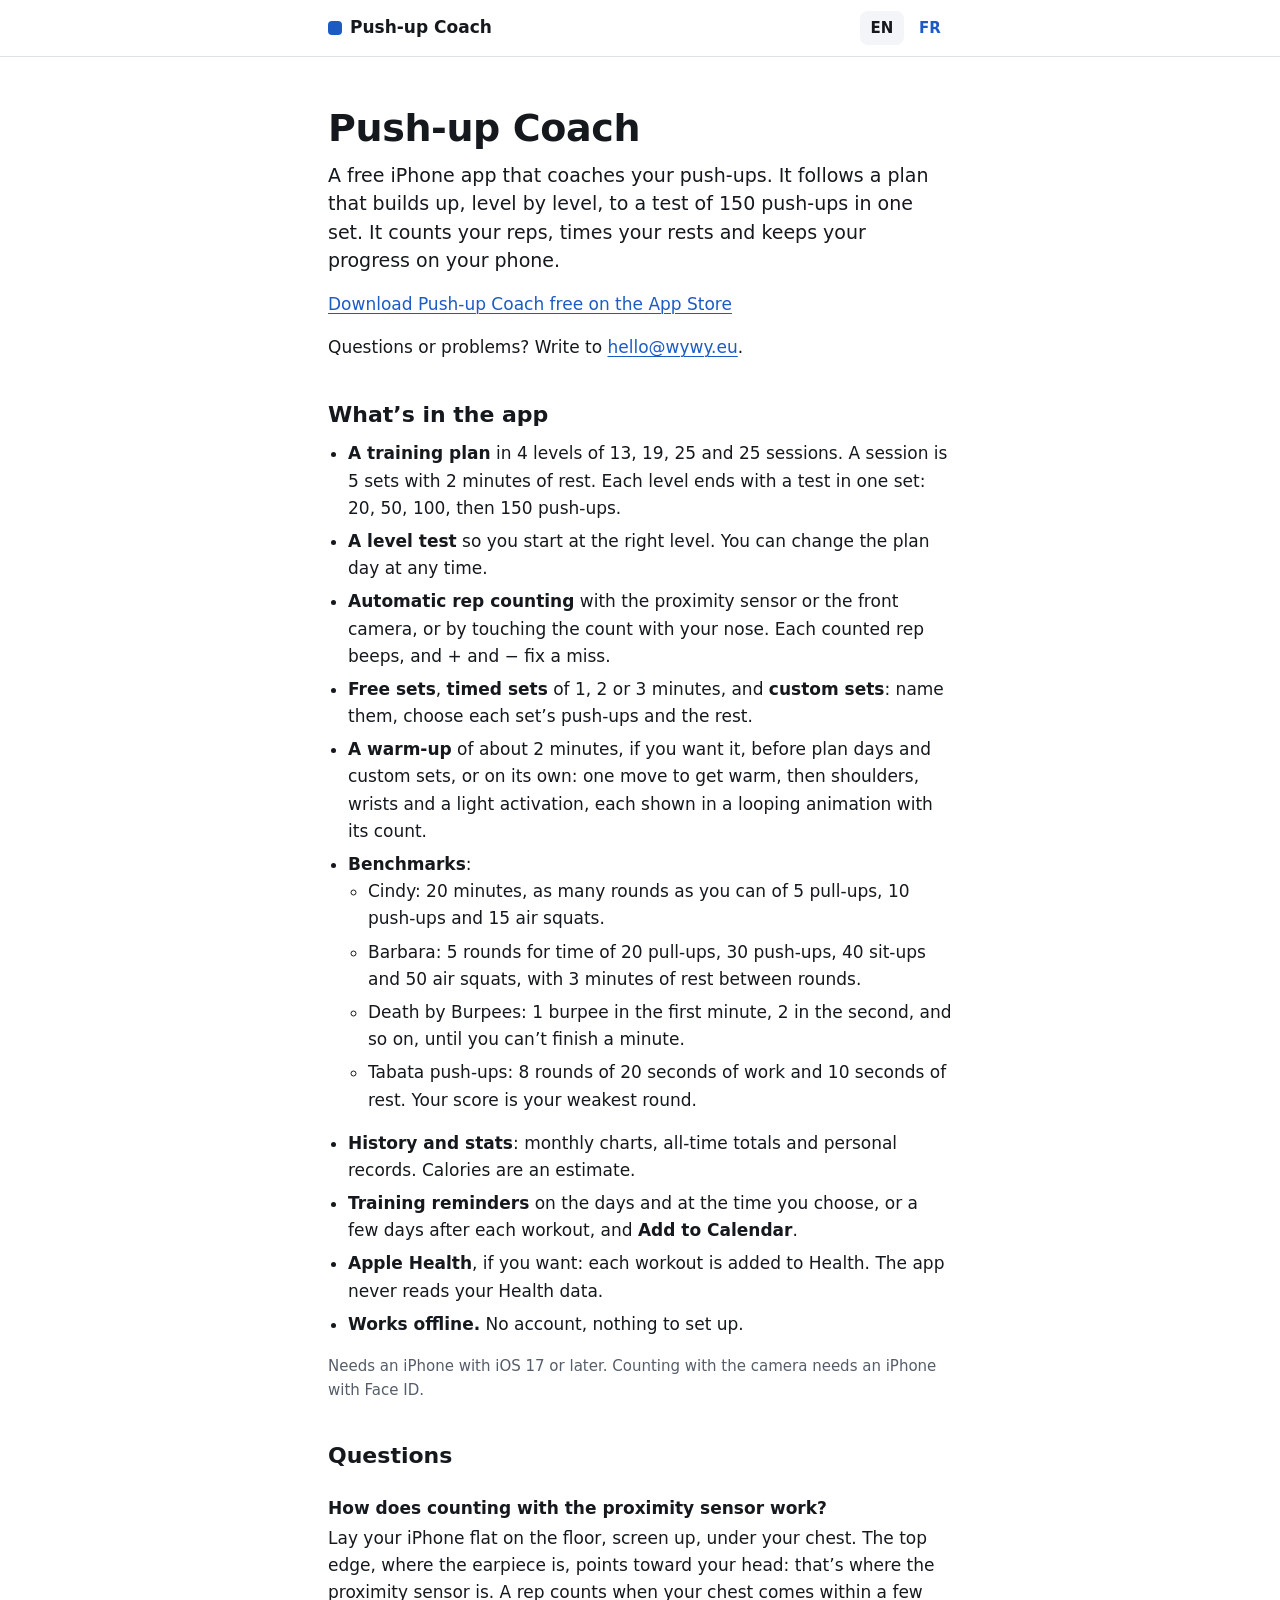
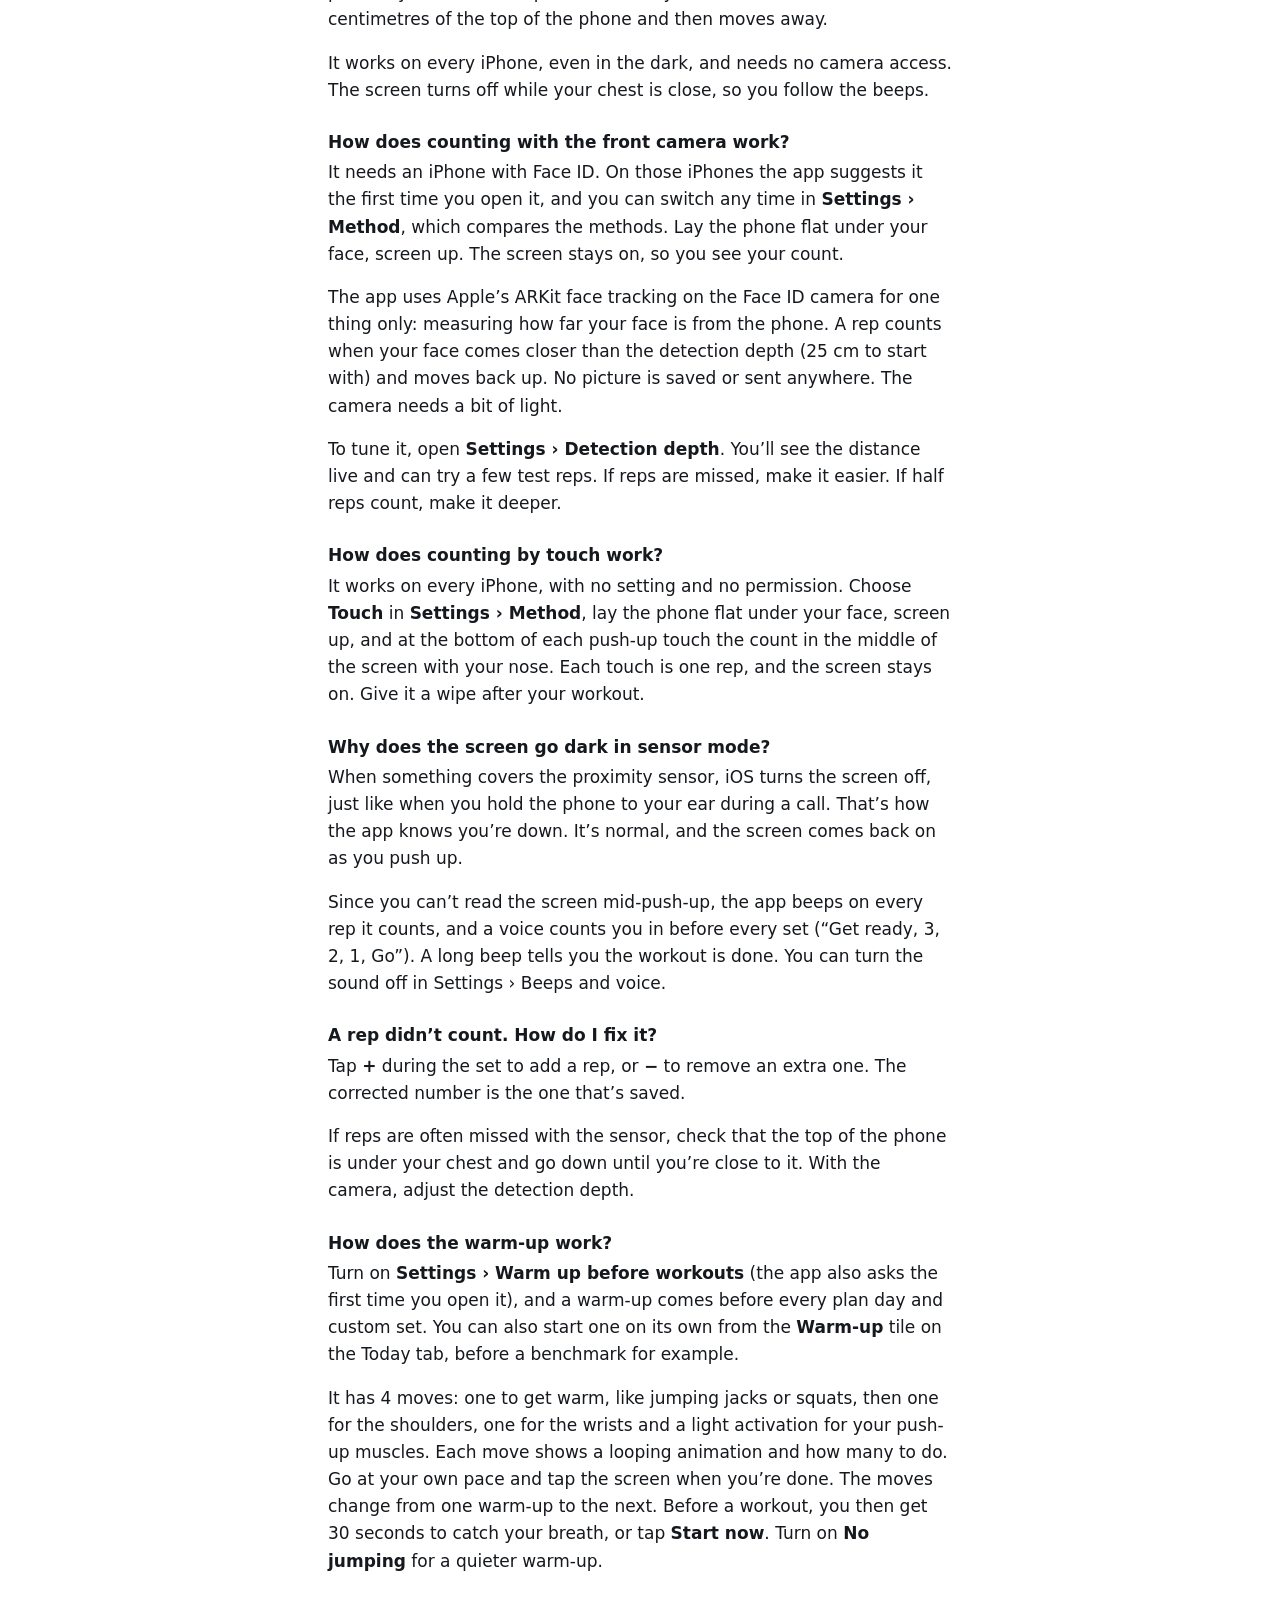
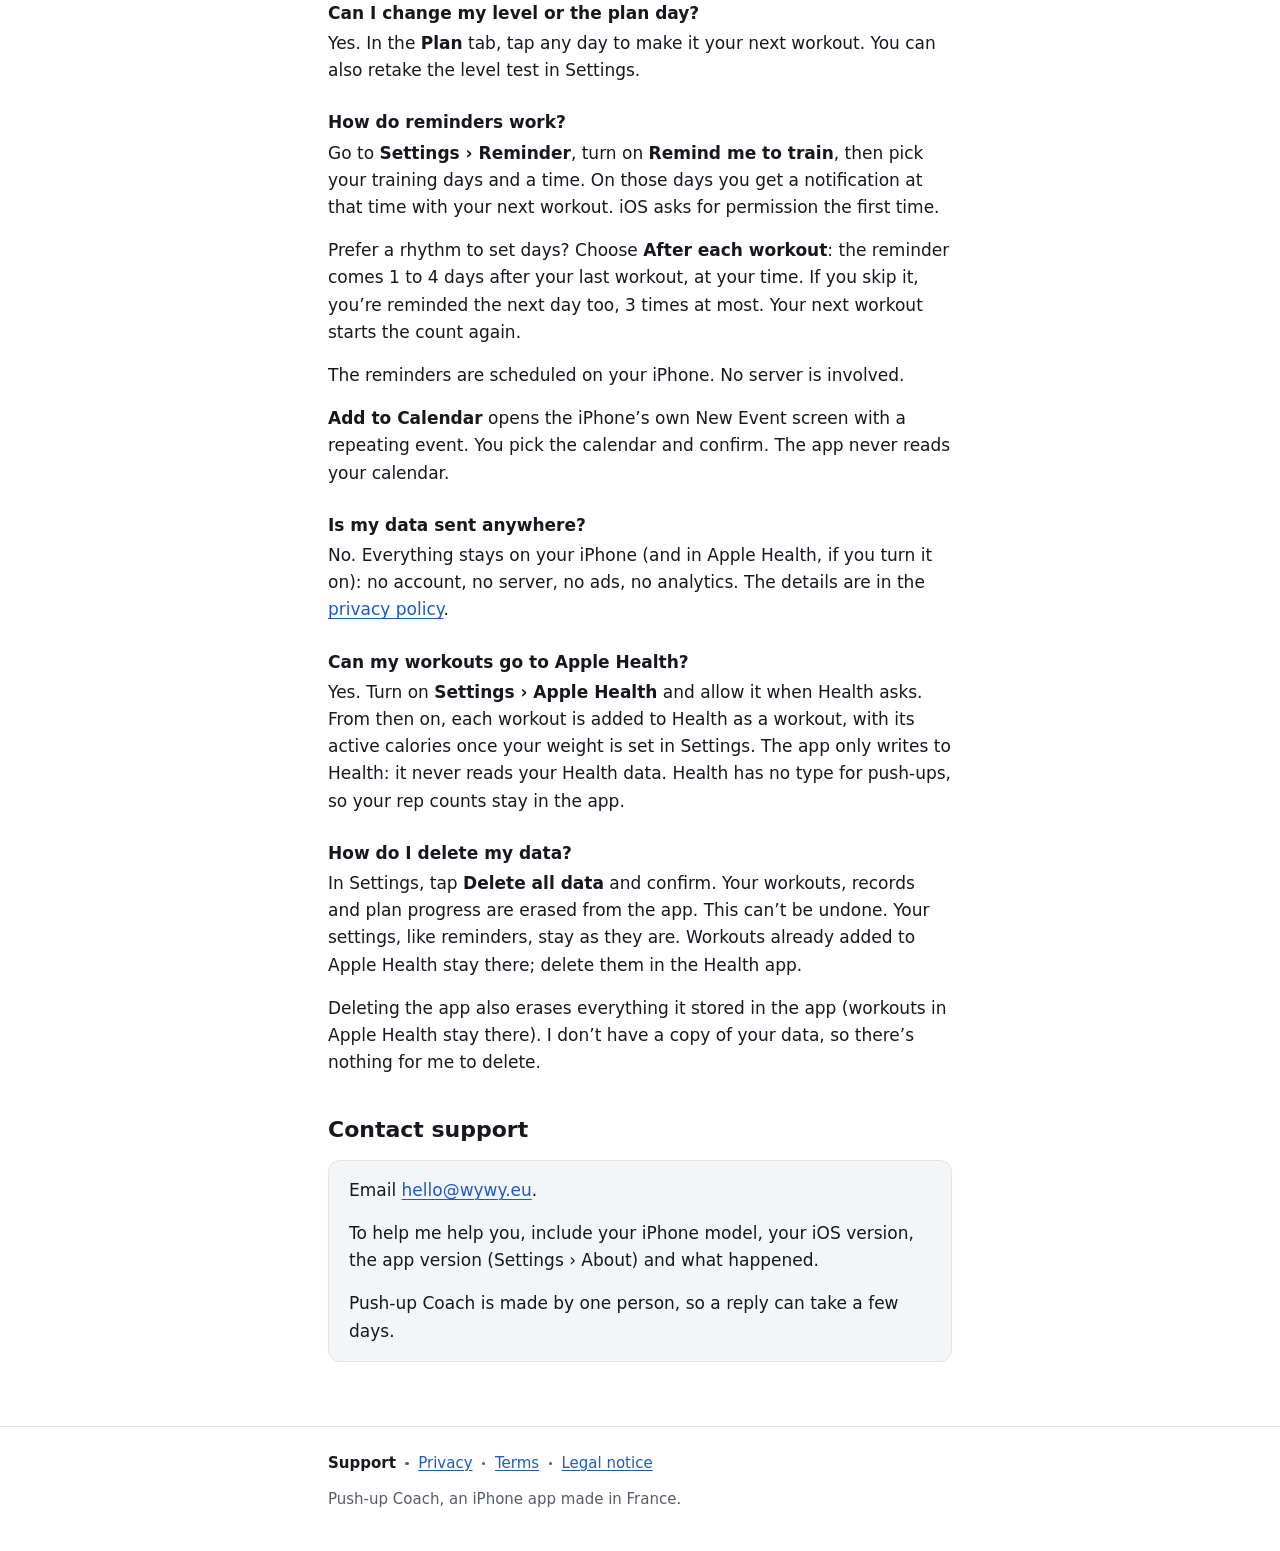
<file: index.html>
<!DOCTYPE html>
<html lang="en">
<head>
  <meta charset="utf-8">
  <meta name="viewport" content="width=device-width, initial-scale=1">
  <meta name="color-scheme" content="light dark">
  <meta name="theme-color" content="#ffffff" media="(prefers-color-scheme: light)">
  <meta name="theme-color" content="#111316" media="(prefers-color-scheme: dark)">
  <meta name="referrer" content="no-referrer">
  <meta name="description" content="Help and support for Push-up Coach, a free iPhone app that coaches your push-ups: how rep counting works, reminders, your data, and how to contact support.">
  <title>Support – Push-up Coach</title>
  <link rel="icon" href="data:image/svg+xml,%3Csvg xmlns='http://www.w3.org/2000/svg' viewBox='0 0 32 32'%3E%3Crect width='32' height='32' rx='8' fill='%235b9cff'/%3E%3Cpath d='M9 19l7-7 7 7' fill='none' stroke='%2308111f' stroke-width='4' stroke-linecap='round' stroke-linejoin='round'/%3E%3C/svg%3E">
  <link rel="stylesheet" href="style.css">
</head>
<body>
  <a class="skip" href="#main">Skip to content</a>

  <header class="site-header">
    <div class="wrap">
      <a class="brand" href="index.html">Push-up Coach</a>
      <nav class="lang" aria-label="Language">
        <a href="index.html" hreflang="en" lang="en" aria-current="true">EN</a>
        <a href="fr/index.html" hreflang="fr" lang="fr" title="Français">FR</a>
      </nav>
    </div>
  </header>

  <main id="main" class="wrap">
    <h1>Push-up Coach</h1>
    <p class="lead">A free iPhone app that coaches your push-ups. It follows a plan that builds up, level by level, to a test of 150 push-ups in one set. It counts your reps, times your rests and keeps your progress on your phone.</p>
    <p><a href="https://apps.apple.com/app/id6820969306">Download Push-up Coach free on the App Store</a></p>
    <p>Questions or problems? Write to <a href="mailto:hello@wywy.eu?subject=Push-up%20Coach">hello@wywy.eu</a>.</p>

    <h2 id="features">What’s in the app</h2>
    <ul>
      <li><strong>A training plan</strong> in 4 levels of 13, 19, 25 and 25 sessions. A session is 5 sets with 2 minutes of rest. Each level ends with a test in one set: 20, 50, 100, then 150 push-ups.</li>
      <li><strong>A level test</strong> so you start at the right level. You can change the plan day at any time.</li>
      <li><strong>Automatic rep counting</strong> with the proximity sensor or the front camera, or by touching the count with your nose. Each counted rep beeps, and + and − fix a miss.</li>
      <li><strong>Free sets</strong>, <strong>timed sets</strong> of 1, 2 or 3 minutes, and <strong>custom sets</strong>: name them, choose each set’s push-ups and the rest.</li>
      <li><strong>A warm-up</strong> of about 2 minutes, if you want it, before plan days and custom sets, or on its own: one move to get warm, then shoulders, wrists and a light activation, each shown in a looping animation with its count.</li>
      <li><strong>Benchmarks</strong>:
        <ul>
          <li>Cindy: 20 minutes, as many rounds as you can of 5 pull-ups, 10 push-ups and 15 air squats.</li>
          <li>Barbara: 5 rounds for time of 20 pull-ups, 30 push-ups, 40 sit-ups and 50 air squats, with 3 minutes of rest between rounds.</li>
          <li>Death by Burpees: 1 burpee in the first minute, 2 in the second, and so on, until you can’t finish a minute.</li>
          <li>Tabata push-ups: 8 rounds of 20 seconds of work and 10 seconds of rest. Your score is your weakest round.</li>
        </ul>
      </li>
      <li><strong>History and stats</strong>: monthly charts, all-time totals and personal records. Calories are an estimate.</li>
      <li><strong>Training reminders</strong> on the days and at the time you choose, or a few days after each workout, and <strong>Add to Calendar</strong>.</li>
      <li><strong>Apple Health</strong>, if you want: each workout is added to Health. The app never reads your Health data.</li>
      <li><strong>Works offline.</strong> No account, nothing to set up.</li>
    </ul>
    <p class="meta">Needs an iPhone with iOS 17 or later. Counting with the camera needs an iPhone with Face ID.</p>

    <h2 id="faq">Questions</h2>

    <h3 id="sensor">How does counting with the proximity sensor work?</h3>
    <p>Lay your iPhone flat on the floor, screen up, under your chest. The top edge, where the earpiece is, points toward your head: that’s where the proximity sensor is. A rep counts when your chest comes within a few centimetres of the top of the phone and then moves away.</p>
    <p>It works on every iPhone, even in the dark, and needs no camera access. The screen turns off while your chest is close, so you follow the beeps.</p>

    <h3 id="camera">How does counting with the front camera work?</h3>
    <p>It needs an iPhone with Face ID. On those iPhones the app suggests it the first time you open it, and you can switch any time in <strong>Settings › Method</strong>, which compares the methods. Lay the phone flat under your face, screen up. The screen stays on, so you see your count.</p>
    <p>The app uses Apple’s ARKit face tracking on the Face ID camera for one thing only: measuring how far your face is from the phone. A rep counts when your face comes closer than the detection depth (25 cm to start with) and moves back up. No picture is saved or sent anywhere. The camera needs a bit of light.</p>
    <p>To tune it, open <strong>Settings › Detection depth</strong>. You’ll see the distance live and can try a few test reps. If reps are missed, make it easier. If half reps count, make it deeper.</p>

    <h3 id="touch">How does counting by touch work?</h3>
    <p>It works on every iPhone, with no setting and no permission. Choose <strong>Touch</strong> in <strong>Settings › Method</strong>, lay the phone flat under your face, screen up, and at the bottom of each push-up touch the count in the middle of the screen with your nose. Each touch is one rep, and the screen stays on. Give it a wipe after your workout.</p>

    <h3 id="dark-screen">Why does the screen go dark in sensor mode?</h3>
    <p>When something covers the proximity sensor, iOS turns the screen off, just like when you hold the phone to your ear during a call. That’s how the app knows you’re down. It’s normal, and the screen comes back on as you push up.</p>
    <p>Since you can’t read the screen mid-push-up, the app beeps on every rep it counts, and a voice counts you in before every set (“Get ready, 3, 2, 1, Go”). A long beep tells you the workout is done. You can turn the sound off in Settings › Beeps and voice.</p>

    <h3 id="fix-rep">A rep didn’t count. How do I fix it?</h3>
    <p>Tap <strong>+</strong> during the set to add a rep, or <strong>−</strong> to remove an extra one. The corrected number is the one that’s saved.</p>
    <p>If reps are often missed with the sensor, check that the top of the phone is under your chest and go down until you’re close to it. With the camera, adjust the detection depth.</p>

    <h3 id="warm-up">How does the warm-up work?</h3>
    <p>Turn on <strong>Settings › Warm up before workouts</strong> (the app also asks the first time you open it), and a warm-up comes before every plan day and custom set. You can also start one on its own from the <strong>Warm-up</strong> tile on the Today tab, before a benchmark for example.</p>
    <p>It has 4 moves: one to get warm, like jumping jacks or squats, then one for the shoulders, one for the wrists and a light activation for your push-up muscles. Each move shows a looping animation and how many to do. Go at your own pace and tap the screen when you’re done. The moves change from one warm-up to the next. Before a workout, you then get 30 seconds to catch your breath, or tap <strong>Start now</strong>. Turn on <strong>No jumping</strong> for a quieter warm-up.</p>

    <h3 id="plan">Can I change my level or the plan day?</h3>
    <p>Yes. In the <strong>Plan</strong> tab, tap any day to make it your next workout. You can also retake the level test in Settings.</p>

    <h3 id="reminders">How do reminders work?</h3>
    <p>Go to <strong>Settings › Reminder</strong>, turn on <strong>Remind me to train</strong>, then pick your training days and a time. On those days you get a notification at that time with your next workout. iOS asks for permission the first time.</p>
    <p>Prefer a rhythm to set days? Choose <strong>After each workout</strong>: the reminder comes 1 to 4 days after your last workout, at your time. If you skip it, you’re reminded the next day too, 3 times at most. Your next workout starts the count again.</p>
    <p>The reminders are scheduled on your iPhone. No server is involved.</p>
    <p><strong>Add to Calendar</strong> opens the iPhone’s own New Event screen with a repeating event. You pick the calendar and confirm. The app never reads your calendar.</p>

    <h3 id="data">Is my data sent anywhere?</h3>
    <p>No. Everything stays on your iPhone (and in Apple Health, if you turn it on): no account, no server, no ads, no analytics. The details are in the <a href="privacy.html">privacy policy</a>.</p>

    <h3 id="apple-health">Can my workouts go to Apple Health?</h3>
    <p>Yes. Turn on <strong>Settings › Apple Health</strong> and allow it when Health asks. From then on, each workout is added to Health as a workout, with its active calories once your weight is set in Settings. The app only writes to Health: it never reads your Health data. Health has no type for push-ups, so your rep counts stay in the app.</p>

    <h3 id="delete-data">How do I delete my data?</h3>
    <p>In Settings, tap <strong>Delete all data</strong> and confirm. Your workouts, records and plan progress are erased from the app. This can’t be undone. Your settings, like reminders, stay as they are. Workouts already added to Apple Health stay there; delete them in the Health app.</p>
    <p>Deleting the app also erases everything it stored in the app (workouts in Apple Health stay there). I don’t have a copy of your data, so there’s nothing for me to delete.</p>

    <h2 id="contact">Contact support</h2>
    <div class="card">
      <p>Email <a href="mailto:hello@wywy.eu?subject=Push-up%20Coach">hello@wywy.eu</a>.</p>
      <p>To help me help you, include your iPhone model, your iOS version, the app version (Settings › About) and what happened.</p>
      <p>Push-up Coach is made by one person, so a reply can take a few days.</p>
    </div>
  </main>

  <footer class="site-footer">
    <div class="wrap">
      <nav aria-label="Site">
        <ul>
          <li><a href="index.html" aria-current="page">Support</a></li>
          <li><a href="privacy.html">Privacy</a></li>
          <li><a href="terms.html">Terms</a></li>
          <li><a href="legal.html">Legal notice</a></li>
        </ul>
      </nav>
      <p>Push-up Coach, an iPhone app made in France.</p>
    </div>
  </footer>
</body>
</html>
</file>
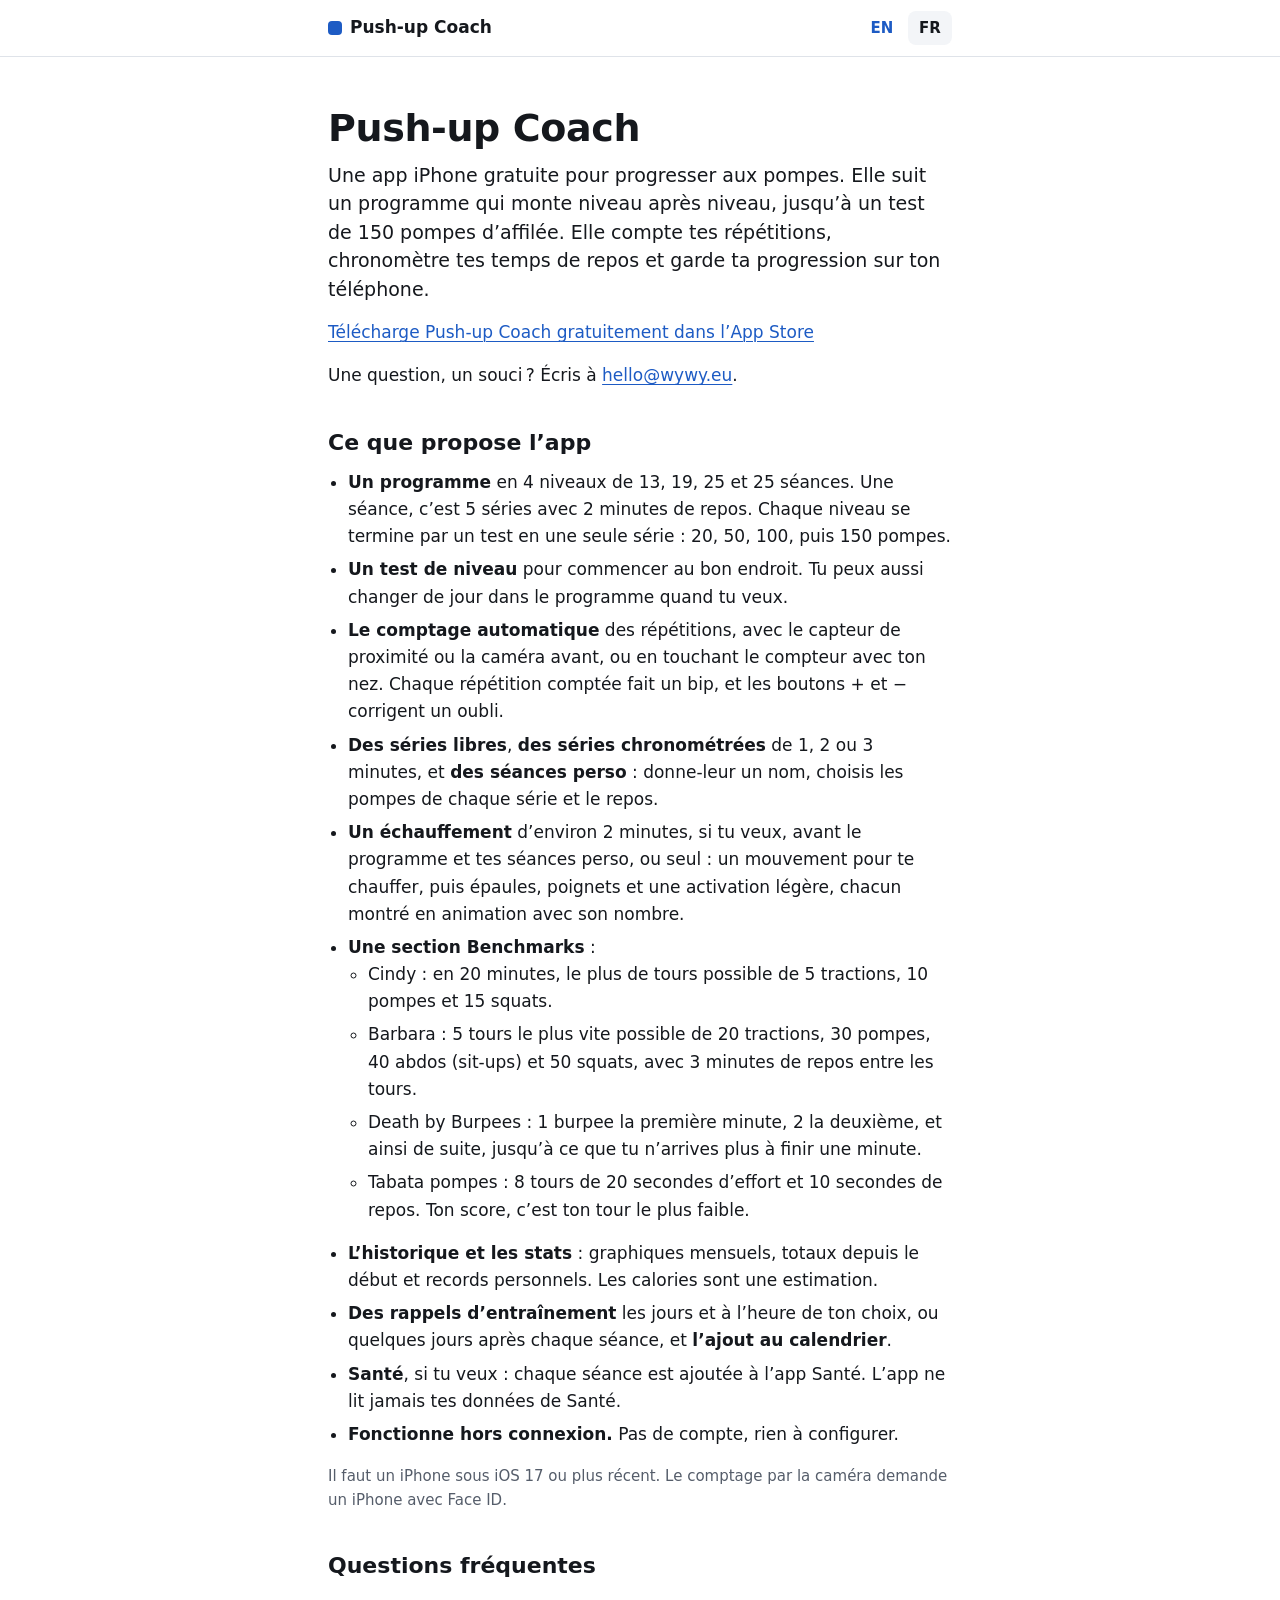
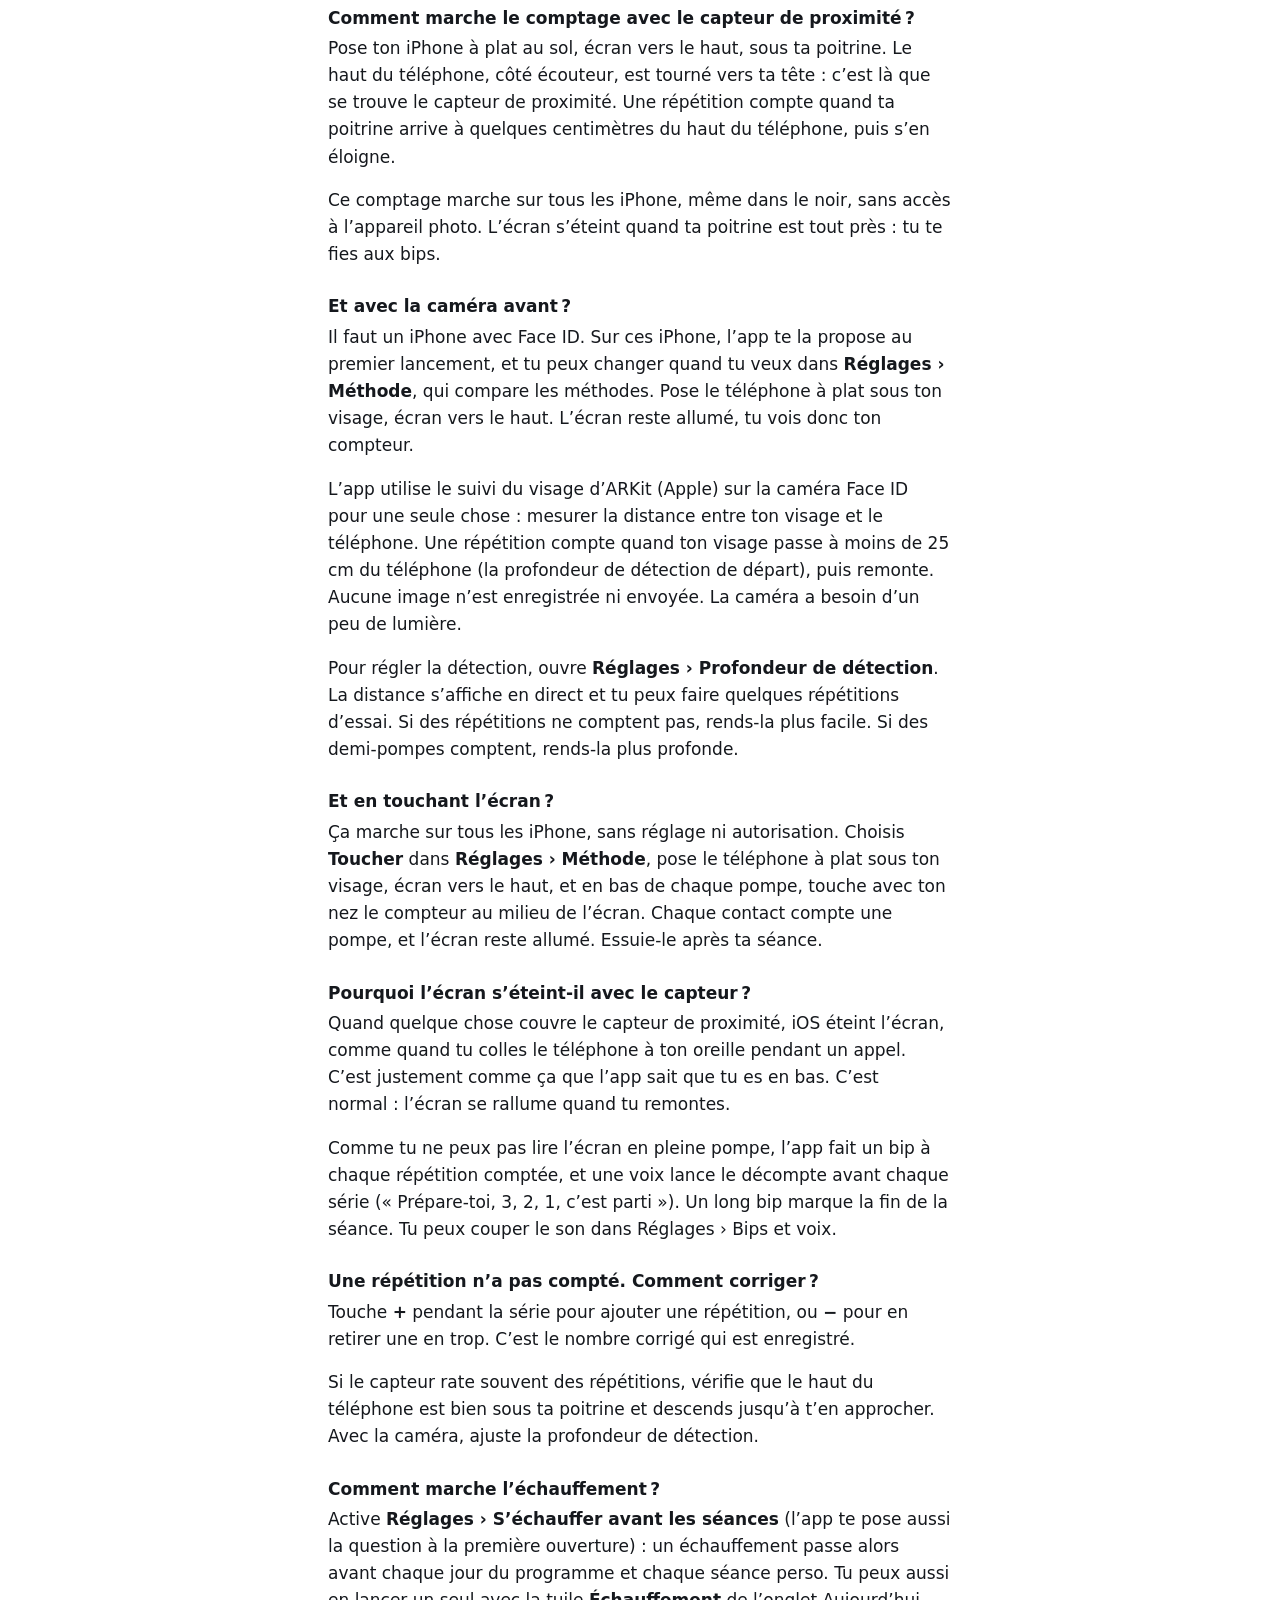
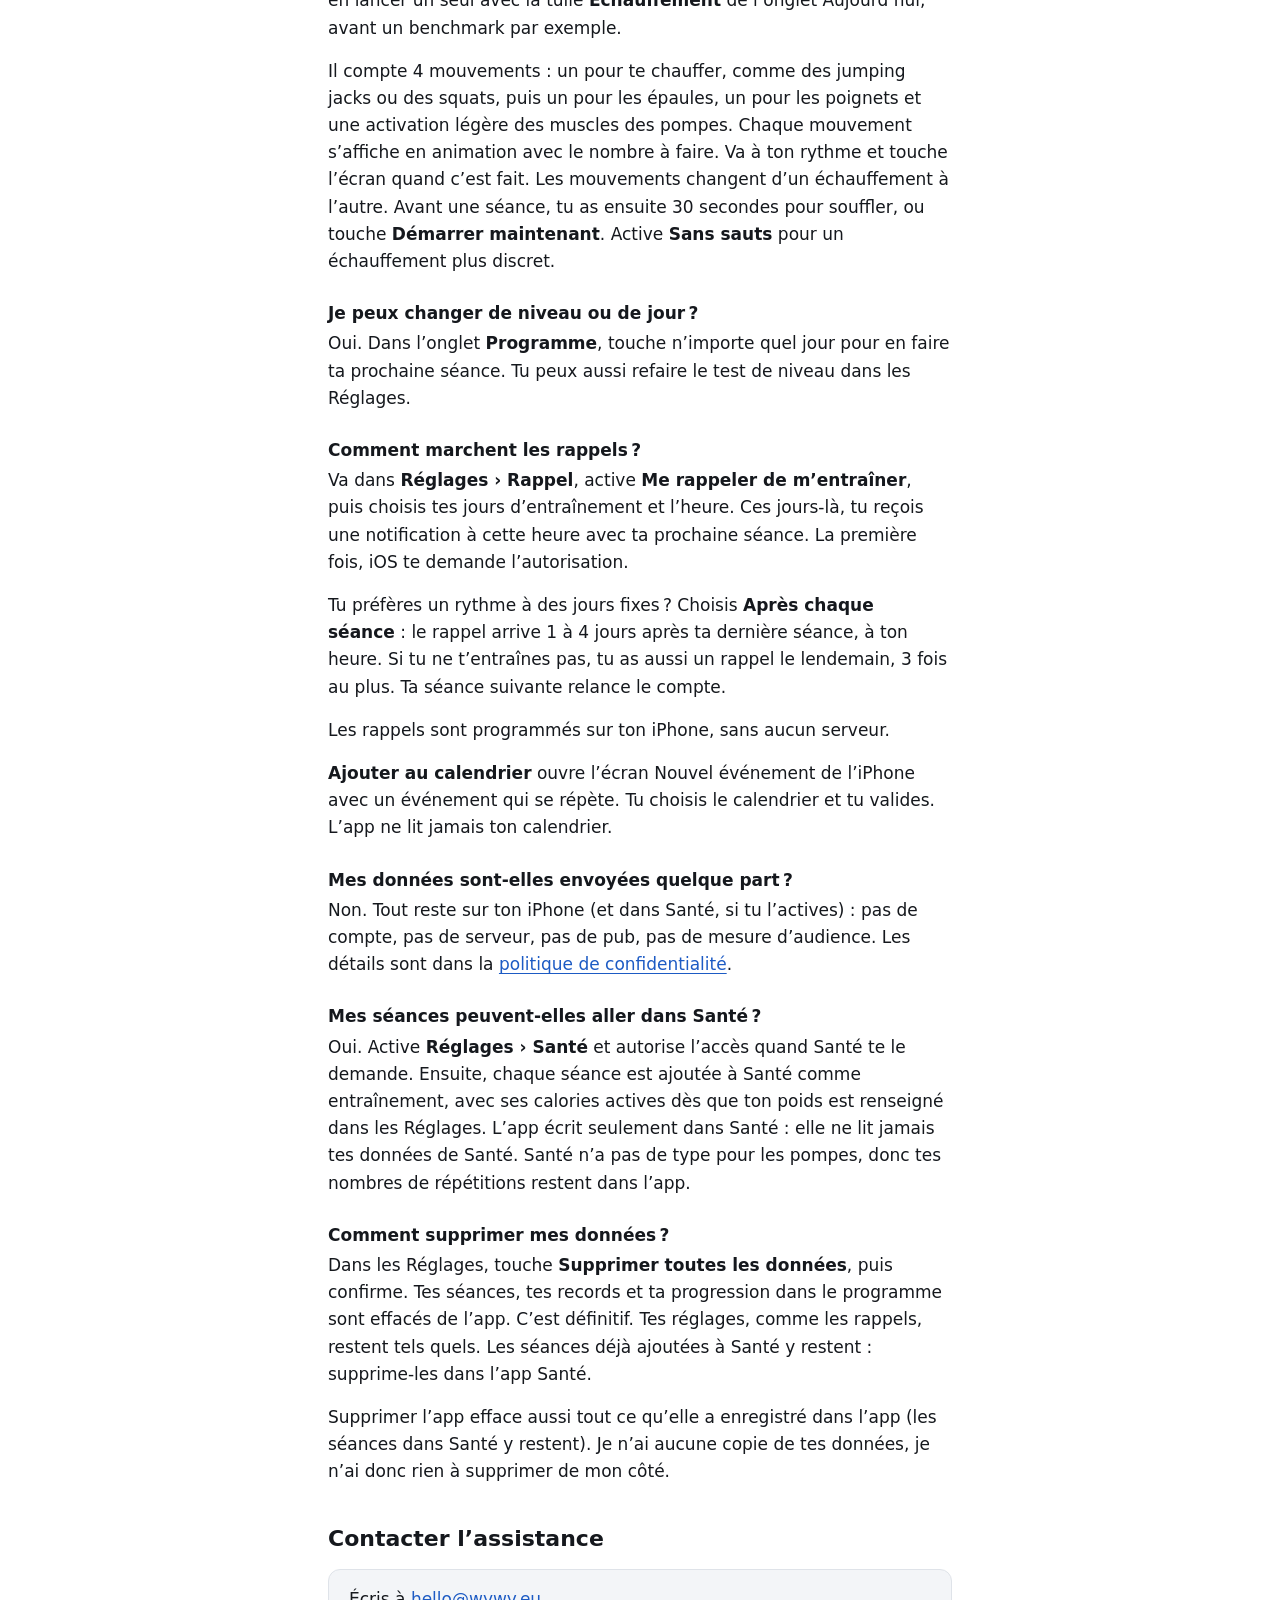
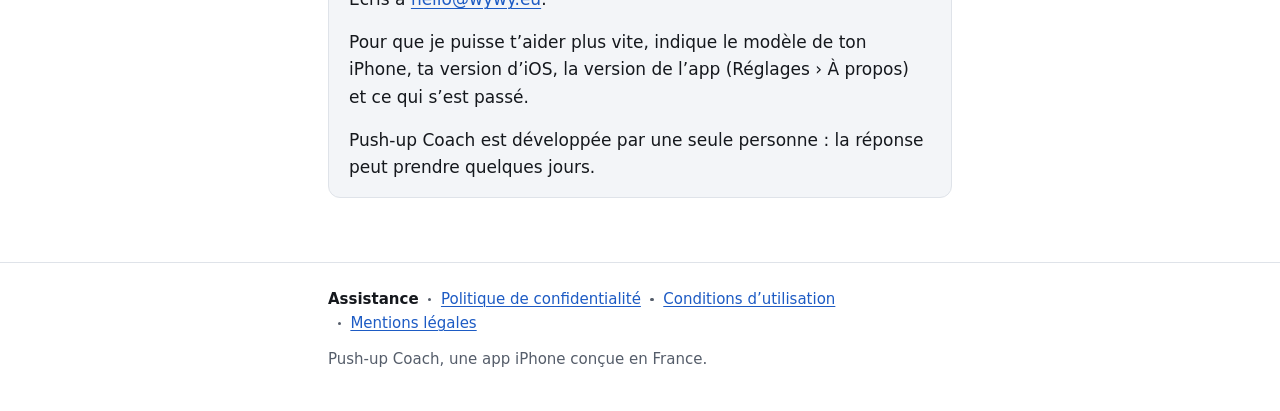
<file: fr/index.html>
<!DOCTYPE html>
<html lang="fr">
<head>
  <meta charset="utf-8">
  <meta name="viewport" content="width=device-width, initial-scale=1">
  <meta name="color-scheme" content="light dark">
  <meta name="theme-color" content="#ffffff" media="(prefers-color-scheme: light)">
  <meta name="theme-color" content="#111316" media="(prefers-color-scheme: dark)">
  <meta name="referrer" content="no-referrer">
  <meta name="description" content="Assistance de Push-up Coach, une app iPhone gratuite pour progresser aux pompes : comptage des répétitions, rappels, tes données et contact.">
  <title>Assistance – Push-up Coach</title>
  <link rel="icon" href="data:image/svg+xml,%3Csvg xmlns='http://www.w3.org/2000/svg' viewBox='0 0 32 32'%3E%3Crect width='32' height='32' rx='8' fill='%235b9cff'/%3E%3Cpath d='M9 19l7-7 7 7' fill='none' stroke='%2308111f' stroke-width='4' stroke-linecap='round' stroke-linejoin='round'/%3E%3C/svg%3E">
  <link rel="stylesheet" href="../style.css">
</head>
<body>
  <a class="skip" href="#main">Aller au contenu</a>

  <header class="site-header">
    <div class="wrap">
      <a class="brand" href="index.html">Push-up Coach</a>
      <nav class="lang" aria-label="Langue">
        <a href="../index.html" hreflang="en" lang="en" title="English">EN</a>
        <a href="index.html" hreflang="fr" lang="fr" aria-current="true">FR</a>
      </nav>
    </div>
  </header>

  <main id="main" class="wrap">
    <h1>Push-up Coach</h1>
    <p class="lead">Une app iPhone gratuite pour progresser aux pompes. Elle suit un programme qui monte niveau après niveau, jusqu’à un test de 150 pompes d’affilée. Elle compte tes répétitions, chronomètre tes temps de repos et garde ta progression sur ton téléphone.</p>
    <p><a href="https://apps.apple.com/app/id6820969306">Télécharge Push-up Coach gratuitement dans l’App Store</a></p>
    <p>Une question, un souci ? Écris à <a href="mailto:hello@wywy.eu?subject=Push-up%20Coach">hello@wywy.eu</a>.</p>

    <h2 id="fonctions">Ce que propose l’app</h2>
    <ul>
      <li><strong>Un programme</strong> en 4 niveaux de 13, 19, 25 et 25 séances. Une séance, c’est 5 séries avec 2 minutes de repos. Chaque niveau se termine par un test en une seule série : 20, 50, 100, puis 150 pompes.</li>
      <li><strong>Un test de niveau</strong> pour commencer au bon endroit. Tu peux aussi changer de jour dans le programme quand tu veux.</li>
      <li><strong>Le comptage automatique</strong> des répétitions, avec le capteur de proximité ou la caméra avant, ou en touchant le compteur avec ton nez. Chaque répétition comptée fait un bip, et les boutons + et − corrigent un oubli.</li>
      <li><strong>Des séries libres</strong>, <strong>des séries chronométrées</strong> de 1, 2 ou 3 minutes, et <strong>des séances perso</strong> : donne-leur un nom, choisis les pompes de chaque série et le repos.</li>
      <li><strong>Un échauffement</strong> d’environ 2 minutes, si tu veux, avant le programme et tes séances perso, ou seul : un mouvement pour te chauffer, puis épaules, poignets et une activation légère, chacun montré en animation avec son nombre.</li>
      <li><strong>Une section Benchmarks</strong> :
        <ul>
          <li>Cindy : en 20 minutes, le plus de tours possible de 5 tractions, 10 pompes et 15 squats.</li>
          <li>Barbara : 5 tours le plus vite possible de 20 tractions, 30 pompes, 40 abdos (sit-ups) et 50 squats, avec 3 minutes de repos entre les tours.</li>
          <li>Death by Burpees : 1 burpee la première minute, 2 la deuxième, et ainsi de suite, jusqu’à ce que tu n’arrives plus à finir une minute.</li>
          <li>Tabata pompes : 8 tours de 20 secondes d’effort et 10 secondes de repos. Ton score, c’est ton tour le plus faible.</li>
        </ul>
      </li>
      <li><strong>L’historique et les stats</strong> : graphiques mensuels, totaux depuis le début et records personnels. Les calories sont une estimation.</li>
      <li><strong>Des rappels d’entraînement</strong> les jours et à l’heure de ton choix, ou quelques jours après chaque séance, et <strong>l’ajout au calendrier</strong>.</li>
      <li><strong>Santé</strong>, si tu veux : chaque séance est ajoutée à l’app Santé. L’app ne lit jamais tes données de Santé.</li>
      <li><strong>Fonctionne hors connexion.</strong> Pas de compte, rien à configurer.</li>
    </ul>
    <p class="meta">Il faut un iPhone sous iOS 17 ou plus récent. Le comptage par la caméra demande un iPhone avec Face ID.</p>

    <h2 id="questions">Questions fréquentes</h2>

    <h3 id="capteur">Comment marche le comptage avec le capteur de proximité ?</h3>
    <p>Pose ton iPhone à plat au sol, écran vers le haut, sous ta poitrine. Le haut du téléphone, côté écouteur, est tourné vers ta tête : c’est là que se trouve le capteur de proximité. Une répétition compte quand ta poitrine arrive à quelques centimètres du haut du téléphone, puis s’en éloigne.</p>
    <p>Ce comptage marche sur tous les iPhone, même dans le noir, sans accès à l’appareil photo. L’écran s’éteint quand ta poitrine est tout près : tu te fies aux bips.</p>

    <h3 id="camera">Et avec la caméra avant ?</h3>
    <p>Il faut un iPhone avec Face ID. Sur ces iPhone, l’app te la propose au premier lancement, et tu peux changer quand tu veux dans <strong>Réglages › Méthode</strong>, qui compare les méthodes. Pose le téléphone à plat sous ton visage, écran vers le haut. L’écran reste allumé, tu vois donc ton compteur.</p>
    <p>L’app utilise le suivi du visage d’ARKit (Apple) sur la caméra Face ID pour une seule chose : mesurer la distance entre ton visage et le téléphone. Une répétition compte quand ton visage passe à moins de 25 cm du téléphone (la profondeur de détection de départ), puis remonte. Aucune image n’est enregistrée ni envoyée. La caméra a besoin d’un peu de lumière.</p>
    <p>Pour régler la détection, ouvre <strong>Réglages › Profondeur de détection</strong>. La distance s’affiche en direct et tu peux faire quelques répétitions d’essai. Si des répétitions ne comptent pas, rends-la plus facile. Si des demi-pompes comptent, rends-la plus profonde.</p>

    <h3 id="toucher">Et en touchant l’écran ?</h3>
    <p>Ça marche sur tous les iPhone, sans réglage ni autorisation. Choisis <strong>Toucher</strong> dans <strong>Réglages › Méthode</strong>, pose le téléphone à plat sous ton visage, écran vers le haut, et en bas de chaque pompe, touche avec ton nez le compteur au milieu de l’écran. Chaque contact compte une pompe, et l’écran reste allumé. Essuie-le après ta séance.</p>

    <h3 id="ecran-noir">Pourquoi l’écran s’éteint-il avec le capteur ?</h3>
    <p>Quand quelque chose couvre le capteur de proximité, iOS éteint l’écran, comme quand tu colles le téléphone à ton oreille pendant un appel. C’est justement comme ça que l’app sait que tu es en bas. C’est normal : l’écran se rallume quand tu remontes.</p>
    <p>Comme tu ne peux pas lire l’écran en pleine pompe, l’app fait un bip à chaque répétition comptée, et une voix lance le décompte avant chaque série (« Prépare-toi, 3, 2, 1, c’est parti »). Un long bip marque la fin de la séance. Tu peux couper le son dans Réglages › Bips et voix.</p>

    <h3 id="corriger">Une répétition n’a pas compté. Comment corriger ?</h3>
    <p>Touche <strong>+</strong> pendant la série pour ajouter une répétition, ou <strong>−</strong> pour en retirer une en trop. C’est le nombre corrigé qui est enregistré.</p>
    <p>Si le capteur rate souvent des répétitions, vérifie que le haut du téléphone est bien sous ta poitrine et descends jusqu’à t’en approcher. Avec la caméra, ajuste la profondeur de détection.</p>

    <h3 id="echauffement">Comment marche l’échauffement ?</h3>
    <p>Active <strong>Réglages › S’échauffer avant les séances</strong> (l’app te pose aussi la question à la première ouverture) : un échauffement passe alors avant chaque jour du programme et chaque séance perso. Tu peux aussi en lancer un seul avec la tuile <strong>Échauffement</strong> de l’onglet Aujourd’hui, avant un benchmark par exemple.</p>
    <p>Il compte 4 mouvements : un pour te chauffer, comme des jumping jacks ou des squats, puis un pour les épaules, un pour les poignets et une activation légère des muscles des pompes. Chaque mouvement s’affiche en animation avec le nombre à faire. Va à ton rythme et touche l’écran quand c’est fait. Les mouvements changent d’un échauffement à l’autre. Avant une séance, tu as ensuite 30 secondes pour souffler, ou touche <strong>Démarrer maintenant</strong>. Active <strong>Sans sauts</strong> pour un échauffement plus discret.</p>

    <h3 id="programme">Je peux changer de niveau ou de jour ?</h3>
    <p>Oui. Dans l’onglet <strong>Programme</strong>, touche n’importe quel jour pour en faire ta prochaine séance. Tu peux aussi refaire le test de niveau dans les Réglages.</p>

    <h3 id="rappels">Comment marchent les rappels ?</h3>
    <p>Va dans <strong>Réglages › Rappel</strong>, active <strong>Me rappeler de m’entraîner</strong>, puis choisis tes jours d’entraînement et l’heure. Ces jours-là, tu reçois une notification à cette heure avec ta prochaine séance. La première fois, iOS te demande l’autorisation.</p>
    <p>Tu préfères un rythme à des jours fixes ? Choisis <strong>Après chaque séance</strong> : le rappel arrive 1 à 4 jours après ta dernière séance, à ton heure. Si tu ne t’entraînes pas, tu as aussi un rappel le lendemain, 3 fois au plus. Ta séance suivante relance le compte.</p>
    <p>Les rappels sont programmés sur ton iPhone, sans aucun serveur.</p>
    <p><strong>Ajouter au calendrier</strong> ouvre l’écran Nouvel événement de l’iPhone avec un événement qui se répète. Tu choisis le calendrier et tu valides. L’app ne lit jamais ton calendrier.</p>

    <h3 id="donnees">Mes données sont-elles envoyées quelque part ?</h3>
    <p>Non. Tout reste sur ton iPhone (et dans Santé, si tu l’actives) : pas de compte, pas de serveur, pas de pub, pas de mesure d’audience. Les détails sont dans la <a href="privacy.html">politique de confidentialité</a>.</p>

    <h3 id="sante">Mes séances peuvent-elles aller dans Santé ?</h3>
    <p>Oui. Active <strong>Réglages › Santé</strong> et autorise l’accès quand Santé te le demande. Ensuite, chaque séance est ajoutée à Santé comme entraînement, avec ses calories actives dès que ton poids est renseigné dans les Réglages. L’app écrit seulement dans Santé : elle ne lit jamais tes données de Santé. Santé n’a pas de type pour les pompes, donc tes nombres de répétitions restent dans l’app.</p>

    <h3 id="supprimer">Comment supprimer mes données ?</h3>
    <p>Dans les Réglages, touche <strong>Supprimer toutes les données</strong>, puis confirme. Tes séances, tes records et ta progression dans le programme sont effacés de l’app. C’est définitif. Tes réglages, comme les rappels, restent tels quels. Les séances déjà ajoutées à Santé y restent : supprime-les dans l’app Santé.</p>
    <p>Supprimer l’app efface aussi tout ce qu’elle a enregistré dans l’app (les séances dans Santé y restent). Je n’ai aucune copie de tes données, je n’ai donc rien à supprimer de mon côté.</p>

    <h2 id="contact">Contacter l’assistance</h2>
    <div class="card">
      <p>Écris à <a href="mailto:hello@wywy.eu?subject=Push-up%20Coach">hello@wywy.eu</a>.</p>
      <p>Pour que je puisse t’aider plus vite, indique le modèle de ton iPhone, ta version d’iOS, la version de l’app (Réglages › À propos) et ce qui s’est passé.</p>
      <p>Push-up Coach est développée par une seule personne : la réponse peut prendre quelques jours.</p>
    </div>
  </main>

  <footer class="site-footer">
    <div class="wrap">
      <nav aria-label="Pages du site">
        <ul>
          <li><a href="index.html" aria-current="page">Assistance</a></li>
          <li><a href="privacy.html">Politique de confidentialité</a></li>
          <li><a href="terms.html">Conditions d’utilisation</a></li>
          <li><a href="legal.html">Mentions légales</a></li>
        </ul>
      </nav>
      <p>Push-up Coach, une app iPhone conçue en France.</p>
    </div>
  </footer>
</body>
</html>
</file>
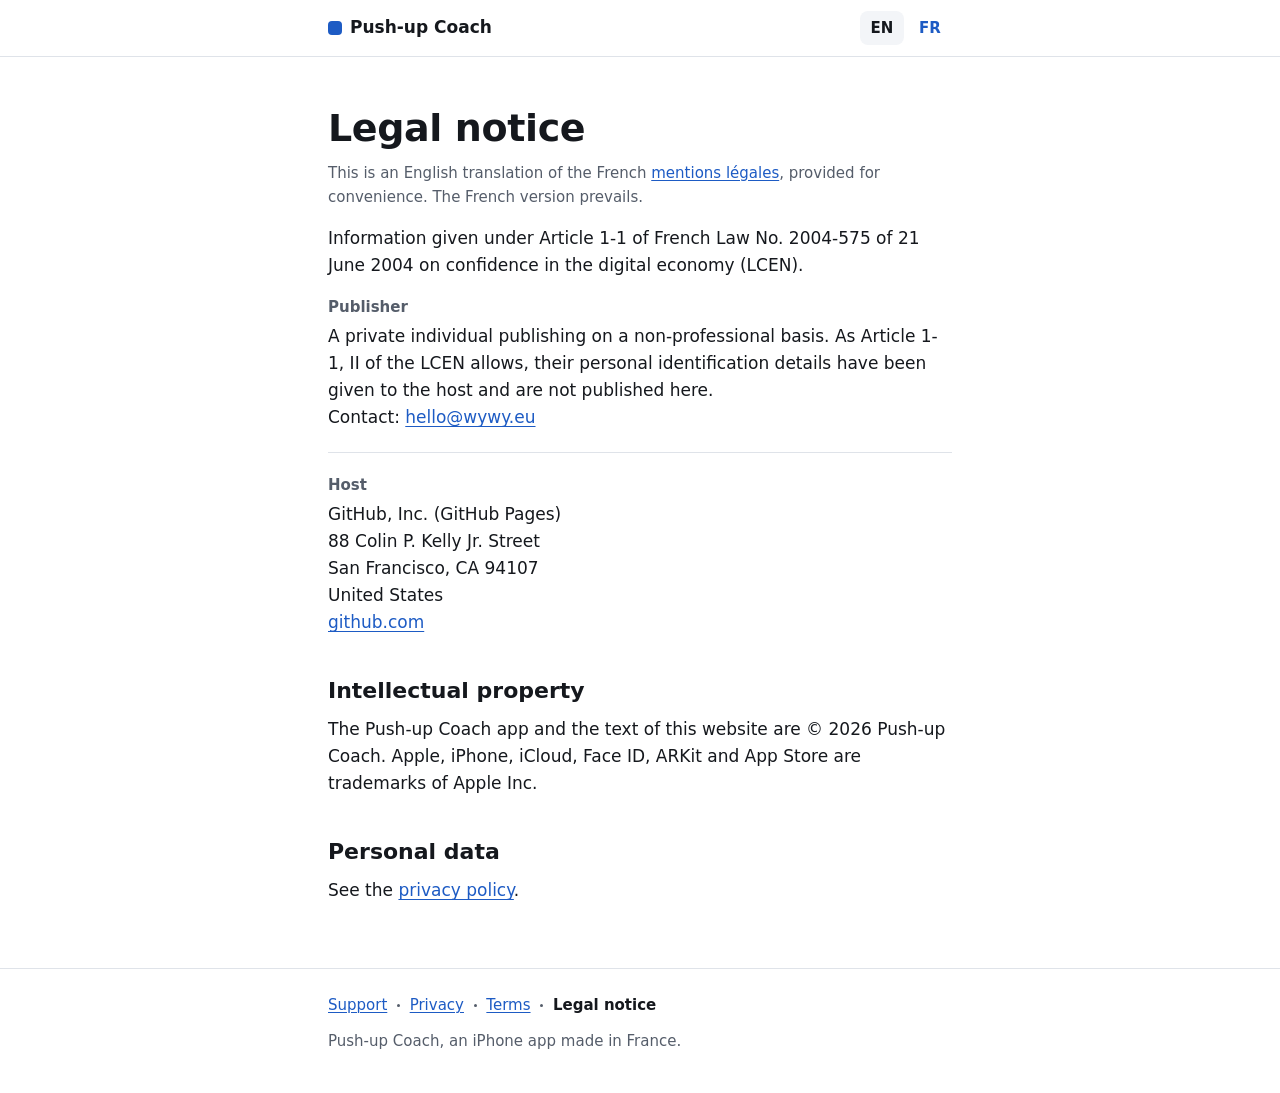
<file: legal.html>
<!DOCTYPE html>
<html lang="en">
<head>
  <meta charset="utf-8">
  <meta name="viewport" content="width=device-width, initial-scale=1">
  <meta name="color-scheme" content="light dark">
  <meta name="theme-color" content="#ffffff" media="(prefers-color-scheme: light)">
  <meta name="theme-color" content="#111316" media="(prefers-color-scheme: dark)">
  <meta name="referrer" content="no-referrer">
  <meta name="description" content="Legal notice of the Push-up Coach website: publisher and host.">
  <title>Legal Notice – Push-up Coach</title>
  <link rel="icon" href="data:image/svg+xml,%3Csvg xmlns='http://www.w3.org/2000/svg' viewBox='0 0 32 32'%3E%3Crect width='32' height='32' rx='8' fill='%235b9cff'/%3E%3Cpath d='M9 19l7-7 7 7' fill='none' stroke='%2308111f' stroke-width='4' stroke-linecap='round' stroke-linejoin='round'/%3E%3C/svg%3E">
  <link rel="stylesheet" href="style.css">
</head>
<body>
  <a class="skip" href="#main">Skip to content</a>

  <header class="site-header">
    <div class="wrap">
      <a class="brand" href="index.html">Push-up Coach</a>
      <nav class="lang" aria-label="Language">
        <a href="legal.html" hreflang="en" lang="en" aria-current="true">EN</a>
        <a href="fr/legal.html" hreflang="fr" lang="fr" title="Français">FR</a>
      </nav>
    </div>
  </header>

  <main id="main" class="wrap">
    <h1>Legal notice</h1>
    <p class="meta">This is an English translation of the French <a href="fr/legal.html" hreflang="fr"><span lang="fr">mentions légales</span></a>, provided for convenience. The French version prevails.</p>
    <p>Information given under Article 1-1 of French Law No. 2004-575 of 21 June 2004 on confidence in the digital economy (LCEN).</p>

    <dl class="facts">
      <div>
        <dt>Publisher</dt>
        <dd>A private individual publishing on a non-professional basis. As Article 1-1, II of the LCEN allows, their personal identification details have been given to the host and are not published here.<br>
          Contact: <a href="mailto:hello@wywy.eu">hello@wywy.eu</a></dd>
      </div>
      <div>
        <dt>Host</dt>
        <dd>GitHub, Inc. (GitHub Pages)<br>
          88 Colin P. Kelly Jr. Street<br>
          San Francisco, CA 94107<br>
          United States<br>
          <a href="https://github.com">github.com</a></dd>
      </div>
    </dl>

    <h2 id="ip">Intellectual property</h2>
    <p>The Push-up Coach app and the text of this website are © 2026 Push-up Coach. Apple, iPhone, iCloud, Face ID, ARKit and App Store are trademarks of Apple Inc.</p>

    <h2 id="personal-data">Personal data</h2>
    <p>See the <a href="privacy.html">privacy policy</a>.</p>
  </main>

  <footer class="site-footer">
    <div class="wrap">
      <nav aria-label="Site">
        <ul>
          <li><a href="index.html">Support</a></li>
          <li><a href="privacy.html">Privacy</a></li>
          <li><a href="terms.html">Terms</a></li>
          <li><a href="legal.html" aria-current="page">Legal notice</a></li>
        </ul>
      </nav>
      <p>Push-up Coach, an iPhone app made in France.</p>
    </div>
  </footer>
</body>
</html>
</file>
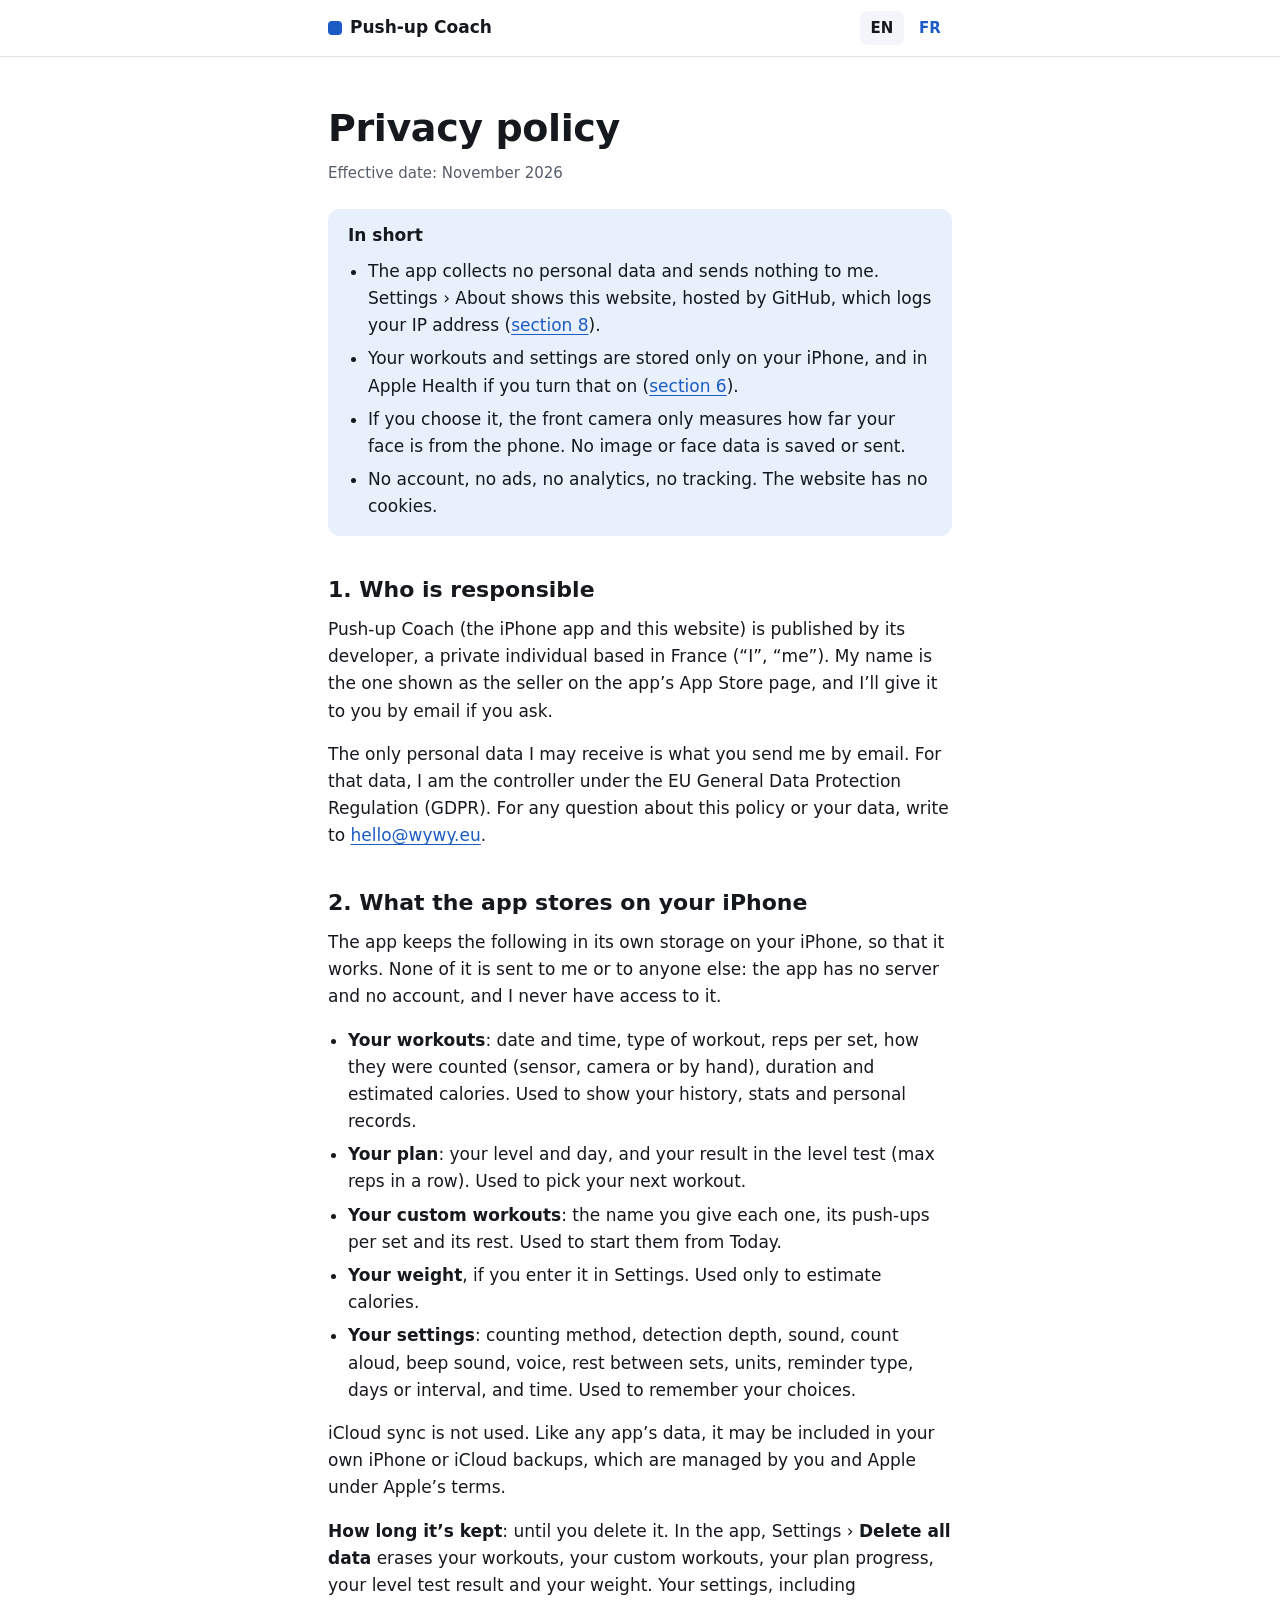
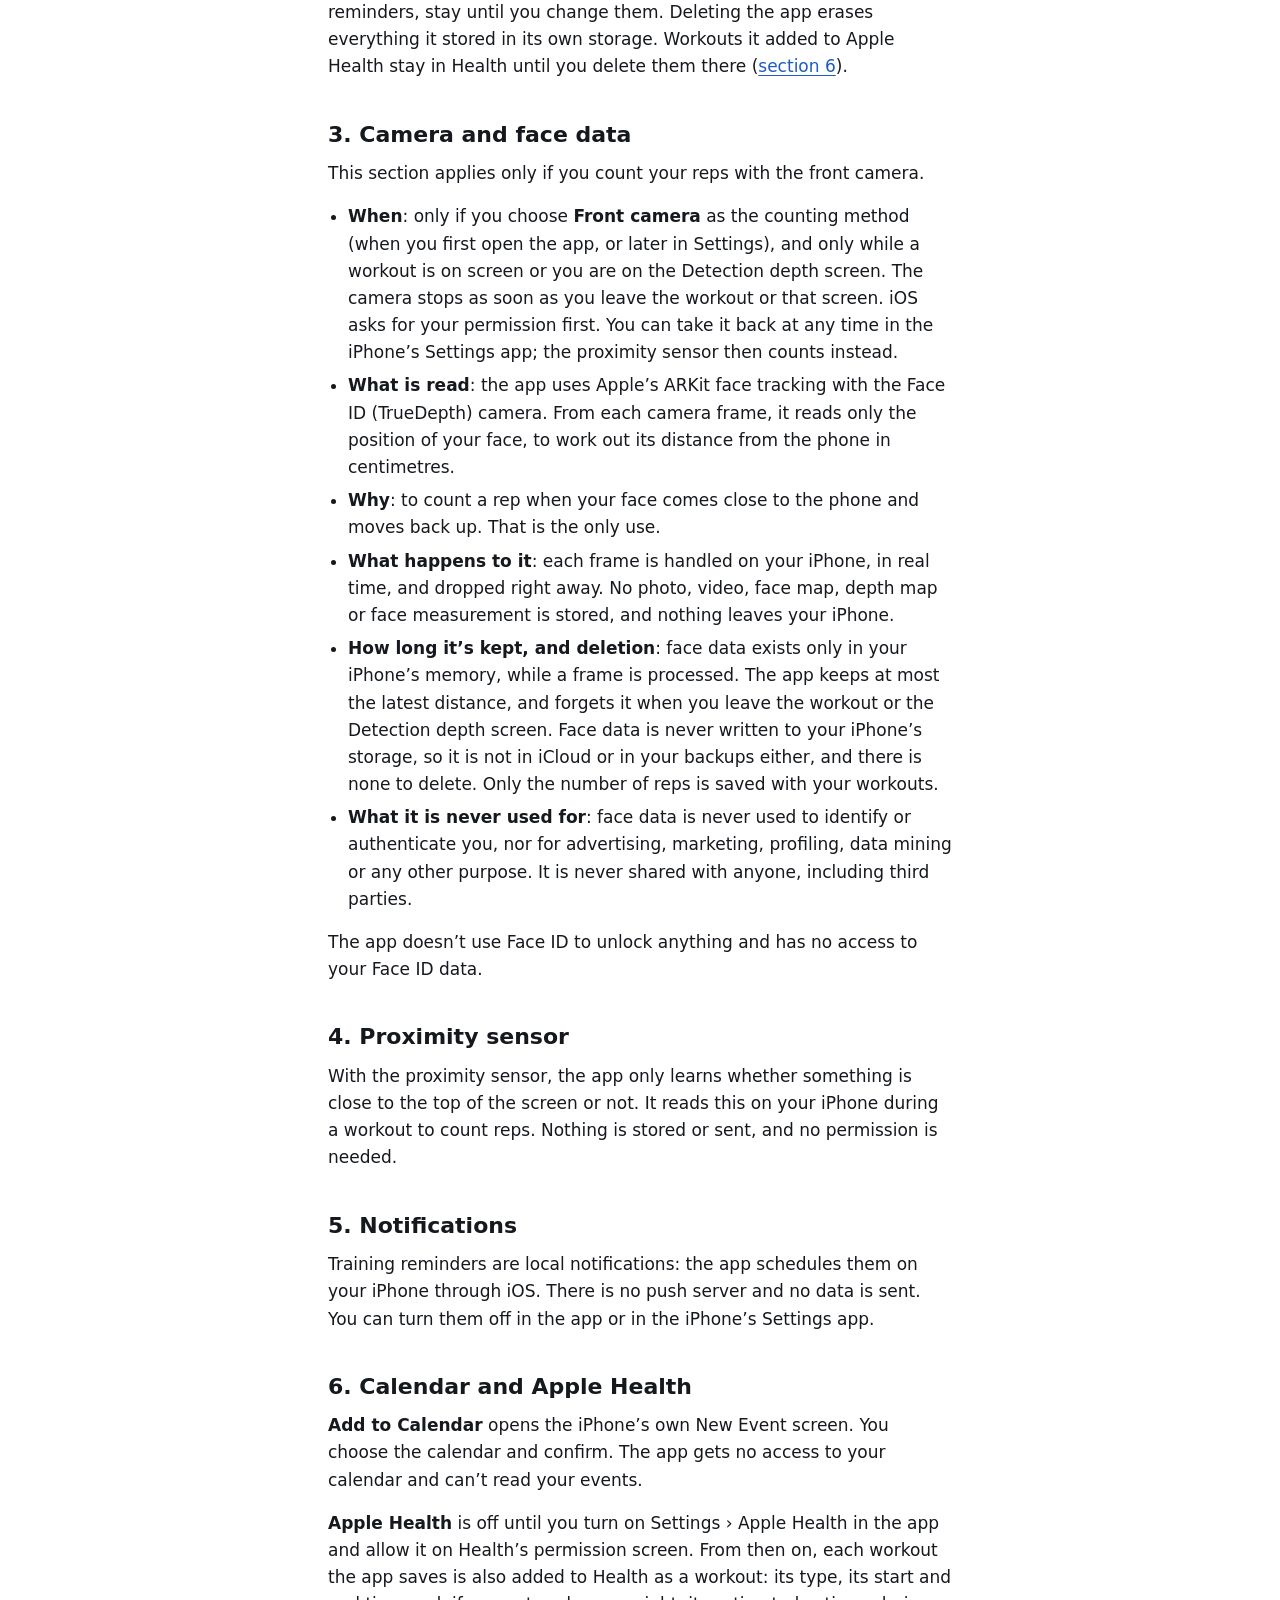
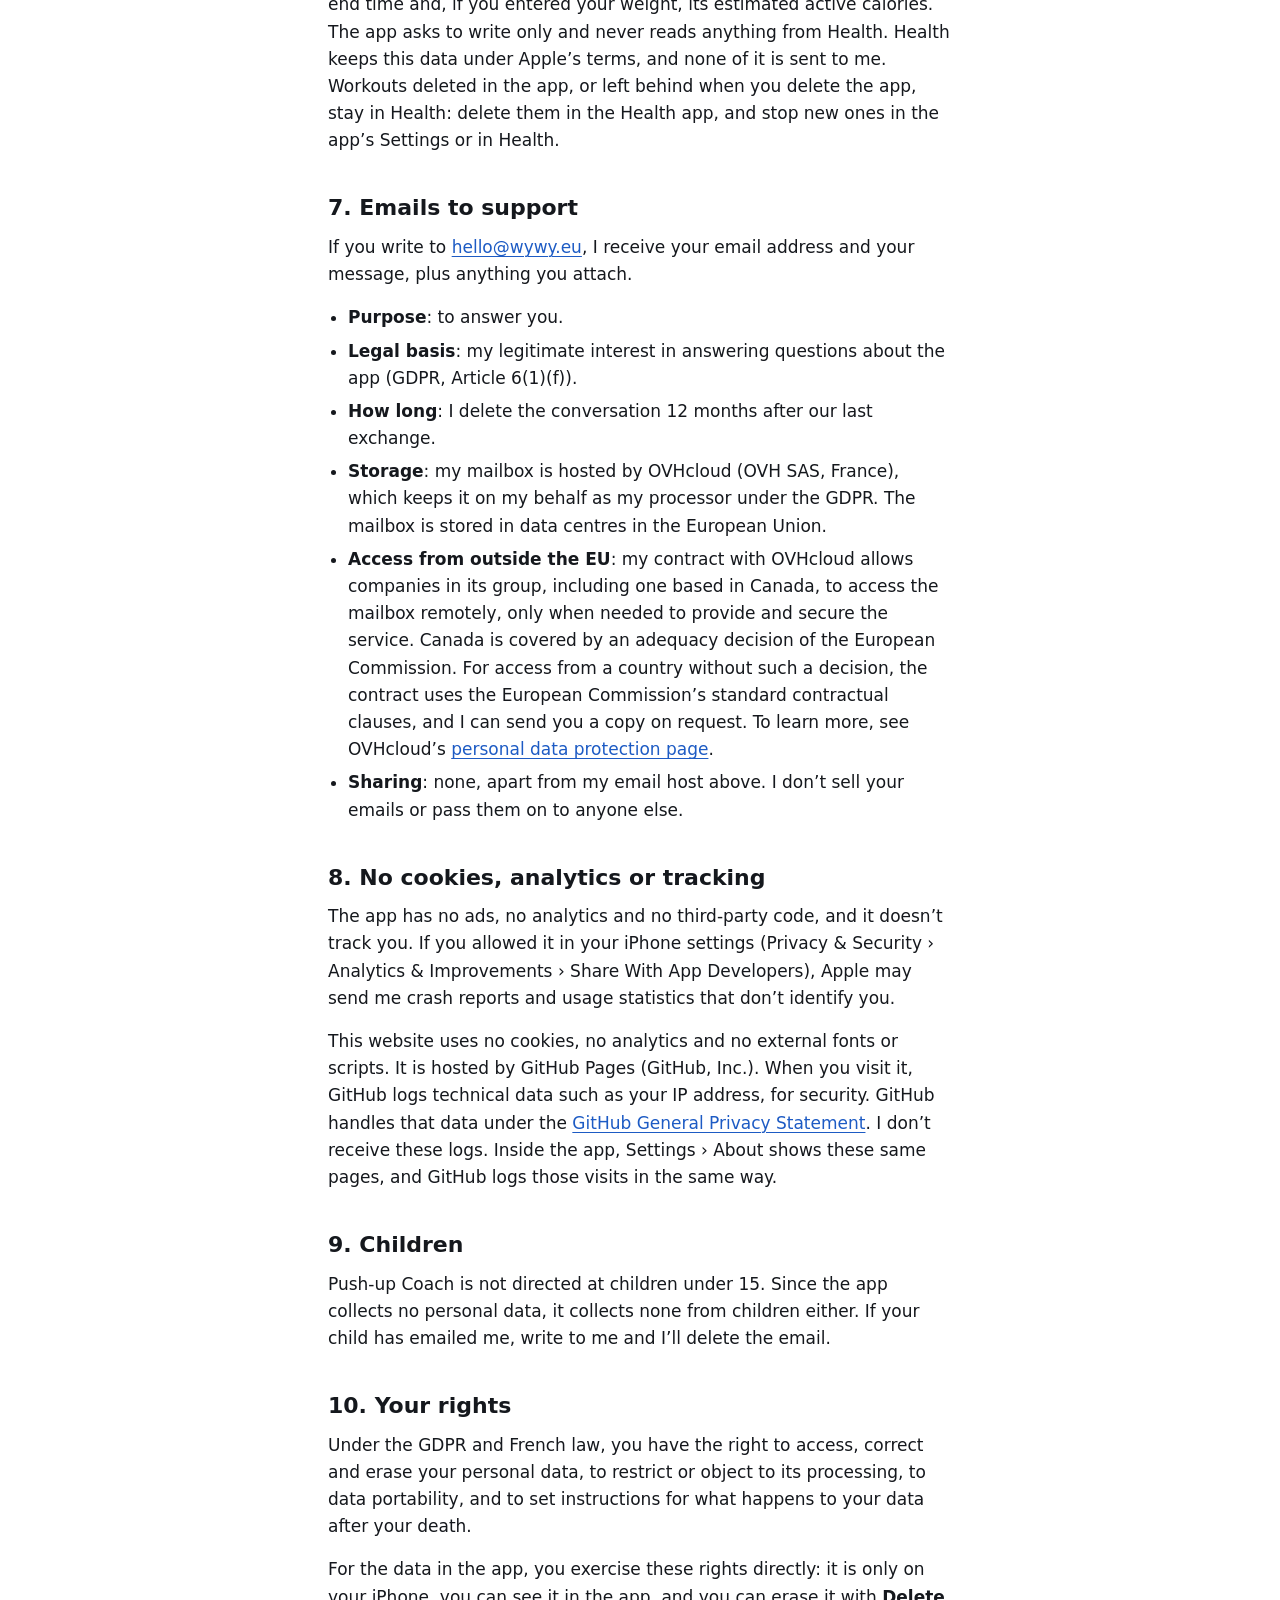
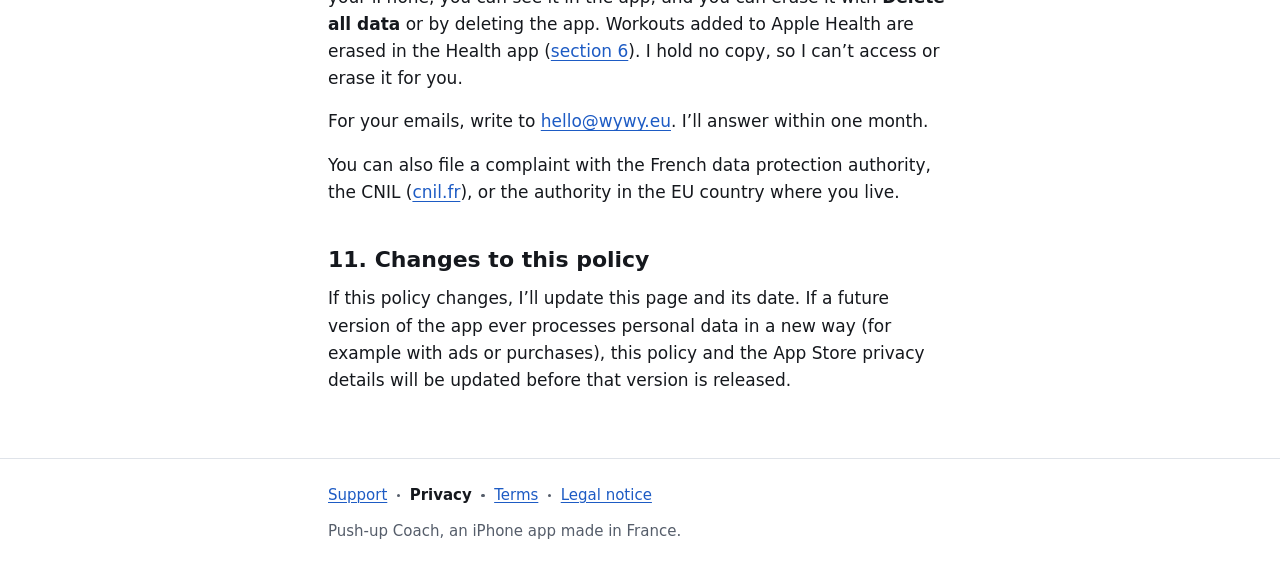
<file: privacy.html>
<!DOCTYPE html>
<html lang="en">
<head>
  <meta charset="utf-8">
  <meta name="viewport" content="width=device-width, initial-scale=1">
  <meta name="color-scheme" content="light dark">
  <meta name="theme-color" content="#ffffff" media="(prefers-color-scheme: light)">
  <meta name="theme-color" content="#111316" media="(prefers-color-scheme: dark)">
  <meta name="referrer" content="no-referrer">
  <meta name="description" content="Privacy policy of Push-up Coach: the app collects no personal data. Your workouts stay on your iPhone, and the front camera only measures how far your face is.">
  <title>Privacy Policy – Push-up Coach</title>
  <link rel="icon" href="data:image/svg+xml,%3Csvg xmlns='http://www.w3.org/2000/svg' viewBox='0 0 32 32'%3E%3Crect width='32' height='32' rx='8' fill='%235b9cff'/%3E%3Cpath d='M9 19l7-7 7 7' fill='none' stroke='%2308111f' stroke-width='4' stroke-linecap='round' stroke-linejoin='round'/%3E%3C/svg%3E">
  <link rel="stylesheet" href="style.css">
</head>
<body>
  <a class="skip" href="#main">Skip to content</a>

  <header class="site-header">
    <div class="wrap">
      <a class="brand" href="index.html">Push-up Coach</a>
      <nav class="lang" aria-label="Language">
        <a href="privacy.html" hreflang="en" lang="en" aria-current="true">EN</a>
        <a href="fr/privacy.html" hreflang="fr" lang="fr" title="Français">FR</a>
      </nav>
    </div>
  </header>

  <main id="main" class="wrap">
    <h1>Privacy policy</h1>
    <p class="meta">Effective date: November 2026</p>

    <section class="summary" aria-labelledby="in-short">
      <h2 id="in-short">In short</h2>
      <ul>
        <li>The app collects no personal data and sends nothing to me. Settings › About shows this website, hosted by GitHub, which logs your IP address (<a href="#tracking">section 8</a>).</li>
        <li>Your workouts and settings are stored only on your iPhone, and in Apple Health if you turn that on (<a href="#calendar">section 6</a>).</li>
        <li>If you choose it, the front camera only measures how far your face is from the phone. No image or face data is saved or sent.</li>
        <li>No account, no ads, no analytics, no tracking. The website has no cookies.</li>
      </ul>
    </section>

    <h2 id="who">1. Who is responsible</h2>
    <p>Push-up Coach (the iPhone app and this website) is published by its developer, a private individual based in France (“I”, “me”). My name is the one shown as the seller on the app’s App Store page, and I’ll give it to you by email if you ask.</p>
    <p>The only personal data I may receive is what you send me by email. For that data, I am the controller under the EU General Data Protection Regulation (GDPR). For any question about this policy or your data, write to <a href="mailto:hello@wywy.eu">hello@wywy.eu</a>.</p>

    <h2 id="on-device">2. What the app stores on your iPhone</h2>
    <p>The app keeps the following in its own storage on your iPhone, so that it works. None of it is sent to me or to anyone else: the app has no server and no account, and I never have access to it.</p>
    <ul>
      <li><strong>Your workouts</strong>: date and time, type of workout, reps per set, how they were counted (sensor, camera or by hand), duration and estimated calories. Used to show your history, stats and personal records.</li>
      <li><strong>Your plan</strong>: your level and day, and your result in the level test (max reps in a row). Used to pick your next workout.</li>
      <li><strong>Your custom workouts</strong>: the name you give each one, its push-ups per set and its rest. Used to start them from Today.</li>
      <li><strong>Your weight</strong>, if you enter it in Settings. Used only to estimate calories.</li>
      <li><strong>Your settings</strong>: counting method, detection depth, sound, count aloud, beep sound, voice, rest between sets, units, reminder type, days or interval, and time. Used to remember your choices.</li>
    </ul>
    <p>iCloud sync is not used. Like any app’s data, it may be included in your own iPhone or iCloud backups, which are managed by you and Apple under Apple’s terms.</p>
    <p><strong>How long it’s kept</strong>: until you delete it. In the app, Settings › <strong>Delete all data</strong> erases your workouts, your custom workouts, your plan progress, your level test result and your weight. Your settings, including reminders, stay until you change them. Deleting the app erases everything it stored in its own storage. Workouts it added to Apple Health stay in Health until you delete them there (<a href="#apple-health">section 6</a>).</p>

    <h2 id="camera">3. Camera and face data</h2>
    <p>This section applies only if you count your reps with the front camera.</p>
    <ul>
      <li><strong>When</strong>: only if you choose <strong>Front camera</strong> as the counting method (when you first open the app, or later in Settings), and only while a workout is on screen or you are on the Detection depth screen. The camera stops as soon as you leave the workout or that screen. iOS asks for your permission first. You can take it back at any time in the iPhone’s Settings app; the proximity sensor then counts instead.</li>
      <li><strong>What is read</strong>: the app uses Apple’s ARKit face tracking with the Face ID (TrueDepth) camera. From each camera frame, it reads only the position of your face, to work out its distance from the phone in centimetres.</li>
      <li><strong>Why</strong>: to count a rep when your face comes close to the phone and moves back up. That is the only use.</li>
      <li><strong>What happens to it</strong>: each frame is handled on your iPhone, in real time, and dropped right away. No photo, video, face map, depth map or face measurement is stored, and nothing leaves your iPhone.</li>
      <li><strong>How long it’s kept, and deletion</strong>: face data exists only in your iPhone’s memory, while a frame is processed. The app keeps at most the latest distance, and forgets it when you leave the workout or the Detection depth screen. Face data is never written to your iPhone’s storage, so it is not in iCloud or in your backups either, and there is none to delete. Only the number of reps is saved with your workouts.</li>
      <li><strong>What it is never used for</strong>: face data is never used to identify or authenticate you, nor for advertising, marketing, profiling, data mining or any other purpose. It is never shared with anyone, including third parties.</li>
    </ul>
    <p>The app doesn’t use Face ID to unlock anything and has no access to your Face ID data.</p>

    <h2 id="sensor">4. Proximity sensor</h2>
    <p>With the proximity sensor, the app only learns whether something is close to the top of the screen or not. It reads this on your iPhone during a workout to count reps. Nothing is stored or sent, and no permission is needed.</p>

    <h2 id="notifications">5. Notifications</h2>
    <p>Training reminders are local notifications: the app schedules them on your iPhone through iOS. There is no push server and no data is sent. You can turn them off in the app or in the iPhone’s Settings app.</p>

    <h2 id="calendar">6. Calendar and Apple Health</h2>
    <p><strong>Add to Calendar</strong> opens the iPhone’s own New Event screen. You choose the calendar and confirm. The app gets no access to your calendar and can’t read your events.</p>
    <p id="apple-health"><strong>Apple Health</strong> is off until you turn on Settings › Apple Health in the app and allow it on Health’s permission screen. From then on, each workout the app saves is also added to Health as a workout: its type, its start and end time and, if you entered your weight, its estimated active calories. The app asks to write only and never reads anything from Health. Health keeps this data under Apple’s terms, and none of it is sent to me. Workouts deleted in the app, or left behind when you delete the app, stay in Health: delete them in the Health app, and stop new ones in the app’s Settings or in Health.</p>

    <h2 id="email">7. Emails to support</h2>
    <p>If you write to <a href="mailto:hello@wywy.eu">hello@wywy.eu</a>, I receive your email address and your message, plus anything you attach.</p>
    <ul>
      <li><strong>Purpose</strong>: to answer you.</li>
      <li><strong>Legal basis</strong>: my legitimate interest in answering questions about the app (GDPR, Article 6(1)(f)).</li>
      <li><strong>How long</strong>: I delete the conversation 12 months after our last exchange.</li>
      <li><strong>Storage</strong>: my mailbox is hosted by OVHcloud (OVH SAS, France), which keeps it on my behalf as my processor under the GDPR. The mailbox is stored in data centres in the European Union.</li>
      <li><strong>Access from outside the EU</strong>: my contract with OVHcloud allows companies in its group, including one based in Canada, to access the mailbox remotely, only when needed to provide and secure the service. Canada is covered by an adequacy decision of the European Commission. For access from a country without such a decision, the contract uses the European Commission’s standard contractual clauses, and I can send you a copy on request. To learn more, see OVHcloud’s <a href="https://www.ovhcloud.com/en-gb/personal-data-protection/">personal data protection page</a>.</li>
      <li><strong>Sharing</strong>: none, apart from my email host above. I don’t sell your emails or pass them on to anyone else.</li>
    </ul>

    <h2 id="tracking">8. No cookies, analytics or tracking</h2>
    <p>The app has no ads, no analytics and no third-party code, and it doesn’t track you. If you allowed it in your iPhone settings (Privacy &amp; Security › Analytics &amp; Improvements › Share With App Developers), Apple may send me crash reports and usage statistics that don’t identify you.</p>
    <p>This website uses no cookies, no analytics and no external fonts or scripts. It is hosted by GitHub Pages (GitHub, Inc.). When you visit it, GitHub logs technical data such as your IP address, for security. GitHub handles that data under the <a href="https://docs.github.com/en/site-policy/privacy-policies/github-general-privacy-statement">GitHub General Privacy Statement</a>. I don’t receive these logs. Inside the app, Settings › About shows these same pages, and GitHub logs those visits in the same way.</p>

    <h2 id="children">9. Children</h2>
    <p>Push-up Coach is not directed at children under 15. Since the app collects no personal data, it collects none from children either. If your child has emailed me, write to me and I’ll delete the email.</p>

    <h2 id="rights">10. Your rights</h2>
    <p>Under the GDPR and French law, you have the right to access, correct and erase your personal data, to restrict or object to its processing, to data portability, and to set instructions for what happens to your data after your death.</p>
    <p>For the data in the app, you exercise these rights directly: it is only on your iPhone, you can see it in the app, and you can erase it with <strong>Delete all data</strong> or by deleting the app. Workouts added to Apple Health are erased in the Health app (<a href="#apple-health">section 6</a>). I hold no copy, so I can’t access or erase it for you.</p>
    <p>For your emails, write to <a href="mailto:hello@wywy.eu">hello@wywy.eu</a>. I’ll answer within one month.</p>
    <p>You can also file a complaint with the French data protection authority, the CNIL (<a href="https://www.cnil.fr">cnil.fr</a>), or the authority in the EU country where you live.</p>

    <h2 id="changes">11. Changes to this policy</h2>
    <p>If this policy changes, I’ll update this page and its date. If a future version of the app ever processes personal data in a new way (for example with ads or purchases), this policy and the App Store privacy details will be updated before that version is released.</p>
  </main>

  <footer class="site-footer">
    <div class="wrap">
      <nav aria-label="Site">
        <ul>
          <li><a href="index.html">Support</a></li>
          <li><a href="privacy.html" aria-current="page">Privacy</a></li>
          <li><a href="terms.html">Terms</a></li>
          <li><a href="legal.html">Legal notice</a></li>
        </ul>
      </nav>
      <p>Push-up Coach, an iPhone app made in France.</p>
    </div>
  </footer>
</body>
</html>
</file>
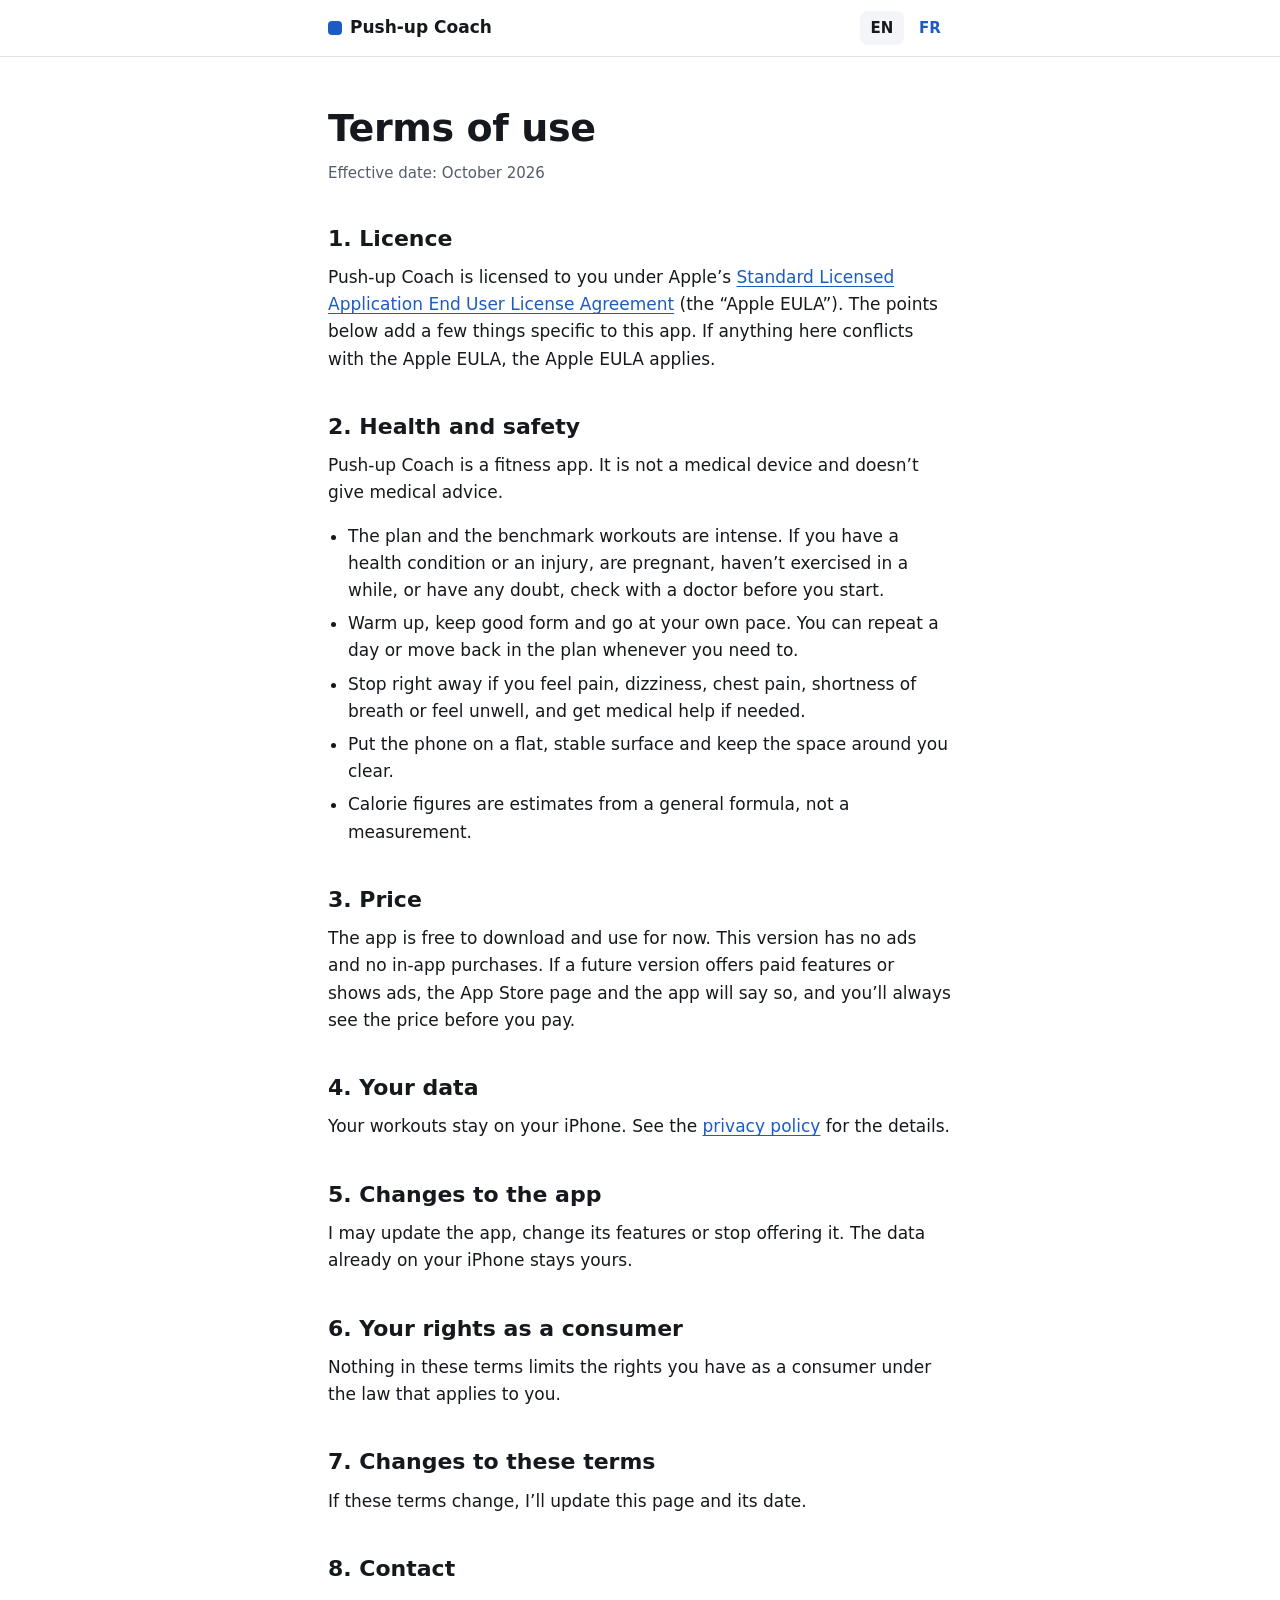
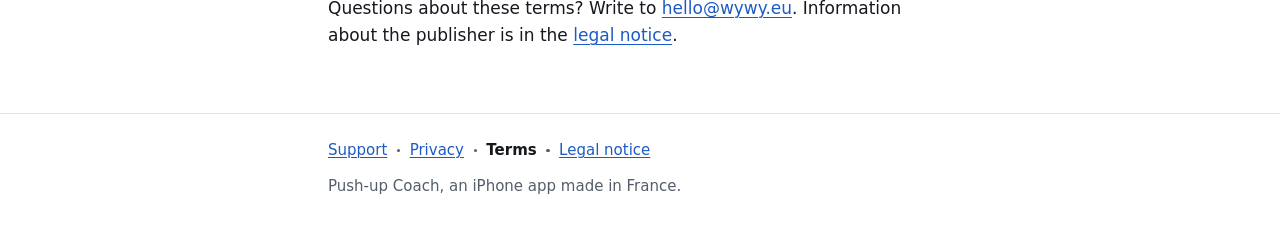
<file: terms.html>
<!DOCTYPE html>
<html lang="en">
<head>
  <meta charset="utf-8">
  <meta name="viewport" content="width=device-width, initial-scale=1">
  <meta name="color-scheme" content="light dark">
  <meta name="theme-color" content="#ffffff" media="(prefers-color-scheme: light)">
  <meta name="theme-color" content="#111316" media="(prefers-color-scheme: dark)">
  <meta name="referrer" content="no-referrer">
  <meta name="description" content="Terms of use of Push-up Coach: Apple’s standard licence, health and safety, price and contact.">
  <title>Terms of Use – Push-up Coach</title>
  <link rel="icon" href="data:image/svg+xml,%3Csvg xmlns='http://www.w3.org/2000/svg' viewBox='0 0 32 32'%3E%3Crect width='32' height='32' rx='8' fill='%235b9cff'/%3E%3Cpath d='M9 19l7-7 7 7' fill='none' stroke='%2308111f' stroke-width='4' stroke-linecap='round' stroke-linejoin='round'/%3E%3C/svg%3E">
  <link rel="stylesheet" href="style.css">
</head>
<body>
  <a class="skip" href="#main">Skip to content</a>

  <header class="site-header">
    <div class="wrap">
      <a class="brand" href="index.html">Push-up Coach</a>
      <nav class="lang" aria-label="Language">
        <a href="terms.html" hreflang="en" lang="en" aria-current="true">EN</a>
        <a href="fr/terms.html" hreflang="fr" lang="fr" title="Français">FR</a>
      </nav>
    </div>
  </header>

  <main id="main" class="wrap">
    <h1>Terms of use</h1>
    <p class="meta">Effective date: October 2026</p>

    <h2 id="licence">1. Licence</h2>
    <p>Push-up Coach is licensed to you under Apple’s <a href="https://www.apple.com/legal/internet-services/itunes/dev/stdeula/">Standard Licensed Application End User License Agreement</a> (the “Apple EULA”). The points below add a few things specific to this app. If anything here conflicts with the Apple EULA, the Apple EULA applies.</p>

    <h2 id="health">2. Health and safety</h2>
    <p>Push-up Coach is a fitness app. It is not a medical device and doesn’t give medical advice.</p>
    <ul>
      <li>The plan and the benchmark workouts are intense. If you have a health condition or an injury, are pregnant, haven’t exercised in a while, or have any doubt, check with a doctor before you start.</li>
      <li>Warm up, keep good form and go at your own pace. You can repeat a day or move back in the plan whenever you need to.</li>
      <li>Stop right away if you feel pain, dizziness, chest pain, shortness of breath or feel unwell, and get medical help if needed.</li>
      <li>Put the phone on a flat, stable surface and keep the space around you clear.</li>
      <li>Calorie figures are estimates from a general formula, not a measurement.</li>
    </ul>

    <h2 id="price">3. Price</h2>
    <p>The app is free to download and use for now. This version has no ads and no in-app purchases. If a future version offers paid features or shows ads, the App Store page and the app will say so, and you’ll always see the price before you pay.</p>

    <h2 id="data">4. Your data</h2>
    <p>Your workouts stay on your iPhone. See the <a href="privacy.html">privacy policy</a> for the details.</p>

    <h2 id="changes-app">5. Changes to the app</h2>
    <p>I may update the app, change its features or stop offering it. The data already on your iPhone stays yours.</p>

    <h2 id="consumer">6. Your rights as a consumer</h2>
    <p>Nothing in these terms limits the rights you have as a consumer under the law that applies to you.</p>

    <h2 id="changes-terms">7. Changes to these terms</h2>
    <p>If these terms change, I’ll update this page and its date.</p>

    <h2 id="contact">8. Contact</h2>
    <p>Questions about these terms? Write to <a href="mailto:hello@wywy.eu">hello@wywy.eu</a>. Information about the publisher is in the <a href="legal.html">legal notice</a>.</p>
  </main>

  <footer class="site-footer">
    <div class="wrap">
      <nav aria-label="Site">
        <ul>
          <li><a href="index.html">Support</a></li>
          <li><a href="privacy.html">Privacy</a></li>
          <li><a href="terms.html" aria-current="page">Terms</a></li>
          <li><a href="legal.html">Legal notice</a></li>
        </ul>
      </nav>
      <p>Push-up Coach, an iPhone app made in France.</p>
    </div>
  </footer>
</body>
</html>
</file>
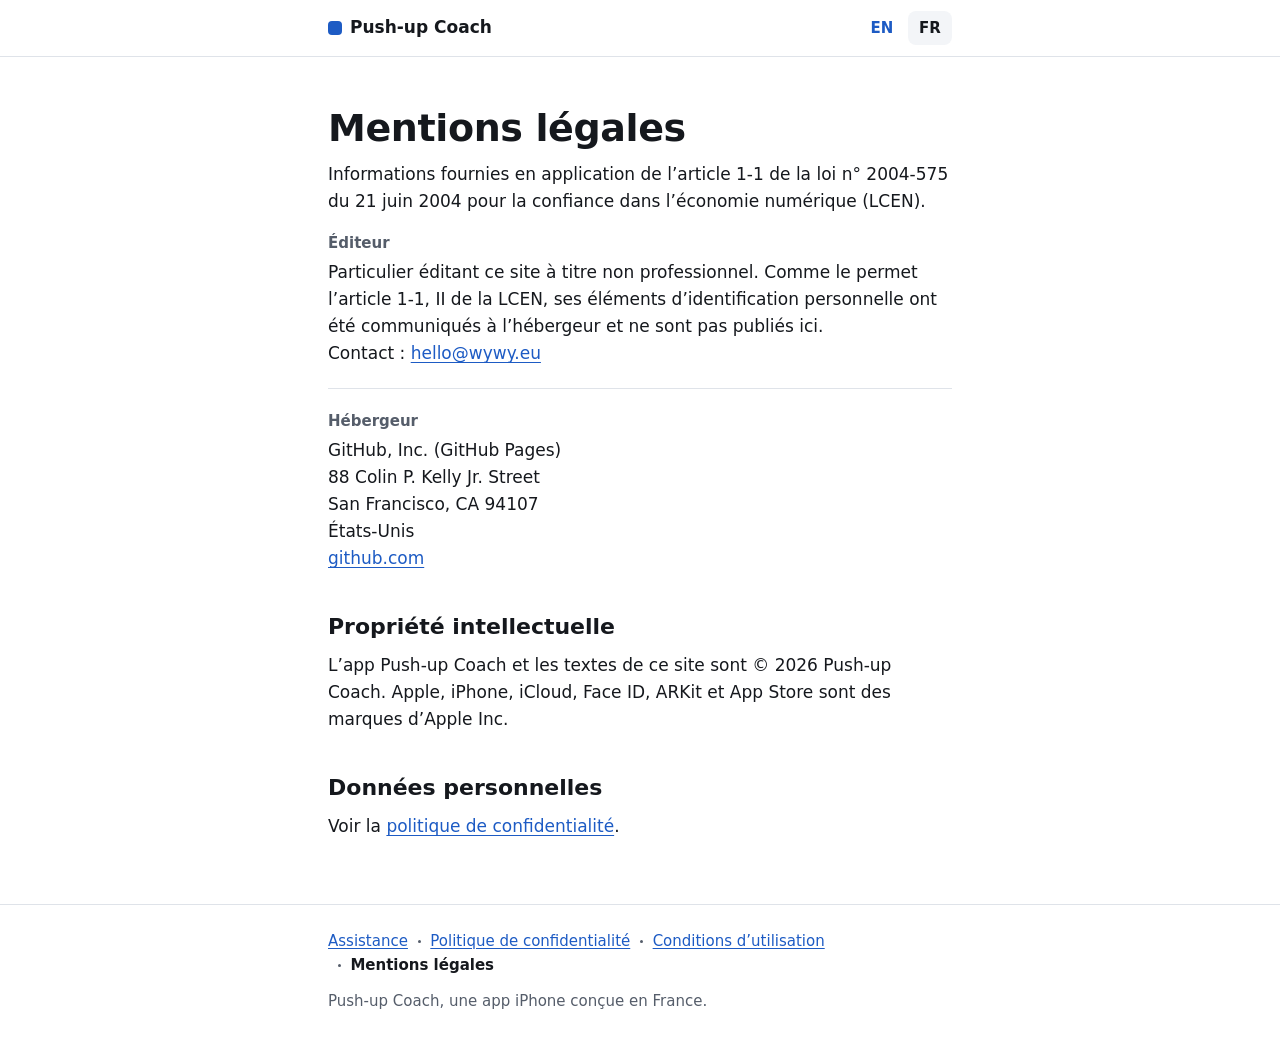
<file: fr/legal.html>
<!DOCTYPE html>
<html lang="fr">
<head>
  <meta charset="utf-8">
  <meta name="viewport" content="width=device-width, initial-scale=1">
  <meta name="color-scheme" content="light dark">
  <meta name="theme-color" content="#ffffff" media="(prefers-color-scheme: light)">
  <meta name="theme-color" content="#111316" media="(prefers-color-scheme: dark)">
  <meta name="referrer" content="no-referrer">
  <meta name="description" content="Mentions légales du site Push-up Coach : éditeur et hébergeur.">
  <title>Mentions légales – Push-up Coach</title>
  <link rel="icon" href="data:image/svg+xml,%3Csvg xmlns='http://www.w3.org/2000/svg' viewBox='0 0 32 32'%3E%3Crect width='32' height='32' rx='8' fill='%235b9cff'/%3E%3Cpath d='M9 19l7-7 7 7' fill='none' stroke='%2308111f' stroke-width='4' stroke-linecap='round' stroke-linejoin='round'/%3E%3C/svg%3E">
  <link rel="stylesheet" href="../style.css">
</head>
<body>
  <a class="skip" href="#main">Aller au contenu</a>

  <header class="site-header">
    <div class="wrap">
      <a class="brand" href="index.html">Push-up Coach</a>
      <nav class="lang" aria-label="Langue">
        <a href="../legal.html" hreflang="en" lang="en" title="English">EN</a>
        <a href="legal.html" hreflang="fr" lang="fr" aria-current="true">FR</a>
      </nav>
    </div>
  </header>

  <main id="main" class="wrap">
    <h1>Mentions légales</h1>
    <p>Informations fournies en application de l’article 1-1 de la loi n° 2004-575 du 21 juin 2004 pour la confiance dans l’économie numérique (LCEN).</p>

    <dl class="facts">
      <div>
        <dt>Éditeur</dt>
        <dd>Particulier éditant ce site à titre non professionnel. Comme le permet l’article 1-1, II de la LCEN, ses éléments d’identification personnelle ont été communiqués à l’hébergeur et ne sont pas publiés ici.<br>
          Contact : <a href="mailto:hello@wywy.eu">hello@wywy.eu</a></dd>
      </div>
      <div>
        <dt>Hébergeur</dt>
        <dd>GitHub, Inc. (GitHub Pages)<br>
          88 Colin P. Kelly Jr. Street<br>
          San Francisco, CA 94107<br>
          États-Unis<br>
          <a href="https://github.com">github.com</a></dd>
      </div>
    </dl>

    <h2 id="propriete">Propriété intellectuelle</h2>
    <p>L’app Push-up Coach et les textes de ce site sont © 2026 Push-up Coach. Apple, iPhone, iCloud, Face ID, ARKit et App Store sont des marques d’Apple Inc.</p>

    <h2 id="donnees">Données personnelles</h2>
    <p>Voir la <a href="privacy.html">politique de confidentialité</a>.</p>
  </main>

  <footer class="site-footer">
    <div class="wrap">
      <nav aria-label="Pages du site">
        <ul>
          <li><a href="index.html">Assistance</a></li>
          <li><a href="privacy.html">Politique de confidentialité</a></li>
          <li><a href="terms.html">Conditions d’utilisation</a></li>
          <li><a href="legal.html" aria-current="page">Mentions légales</a></li>
        </ul>
      </nav>
      <p>Push-up Coach, une app iPhone conçue en France.</p>
    </div>
  </footer>
</body>
</html>
</file>
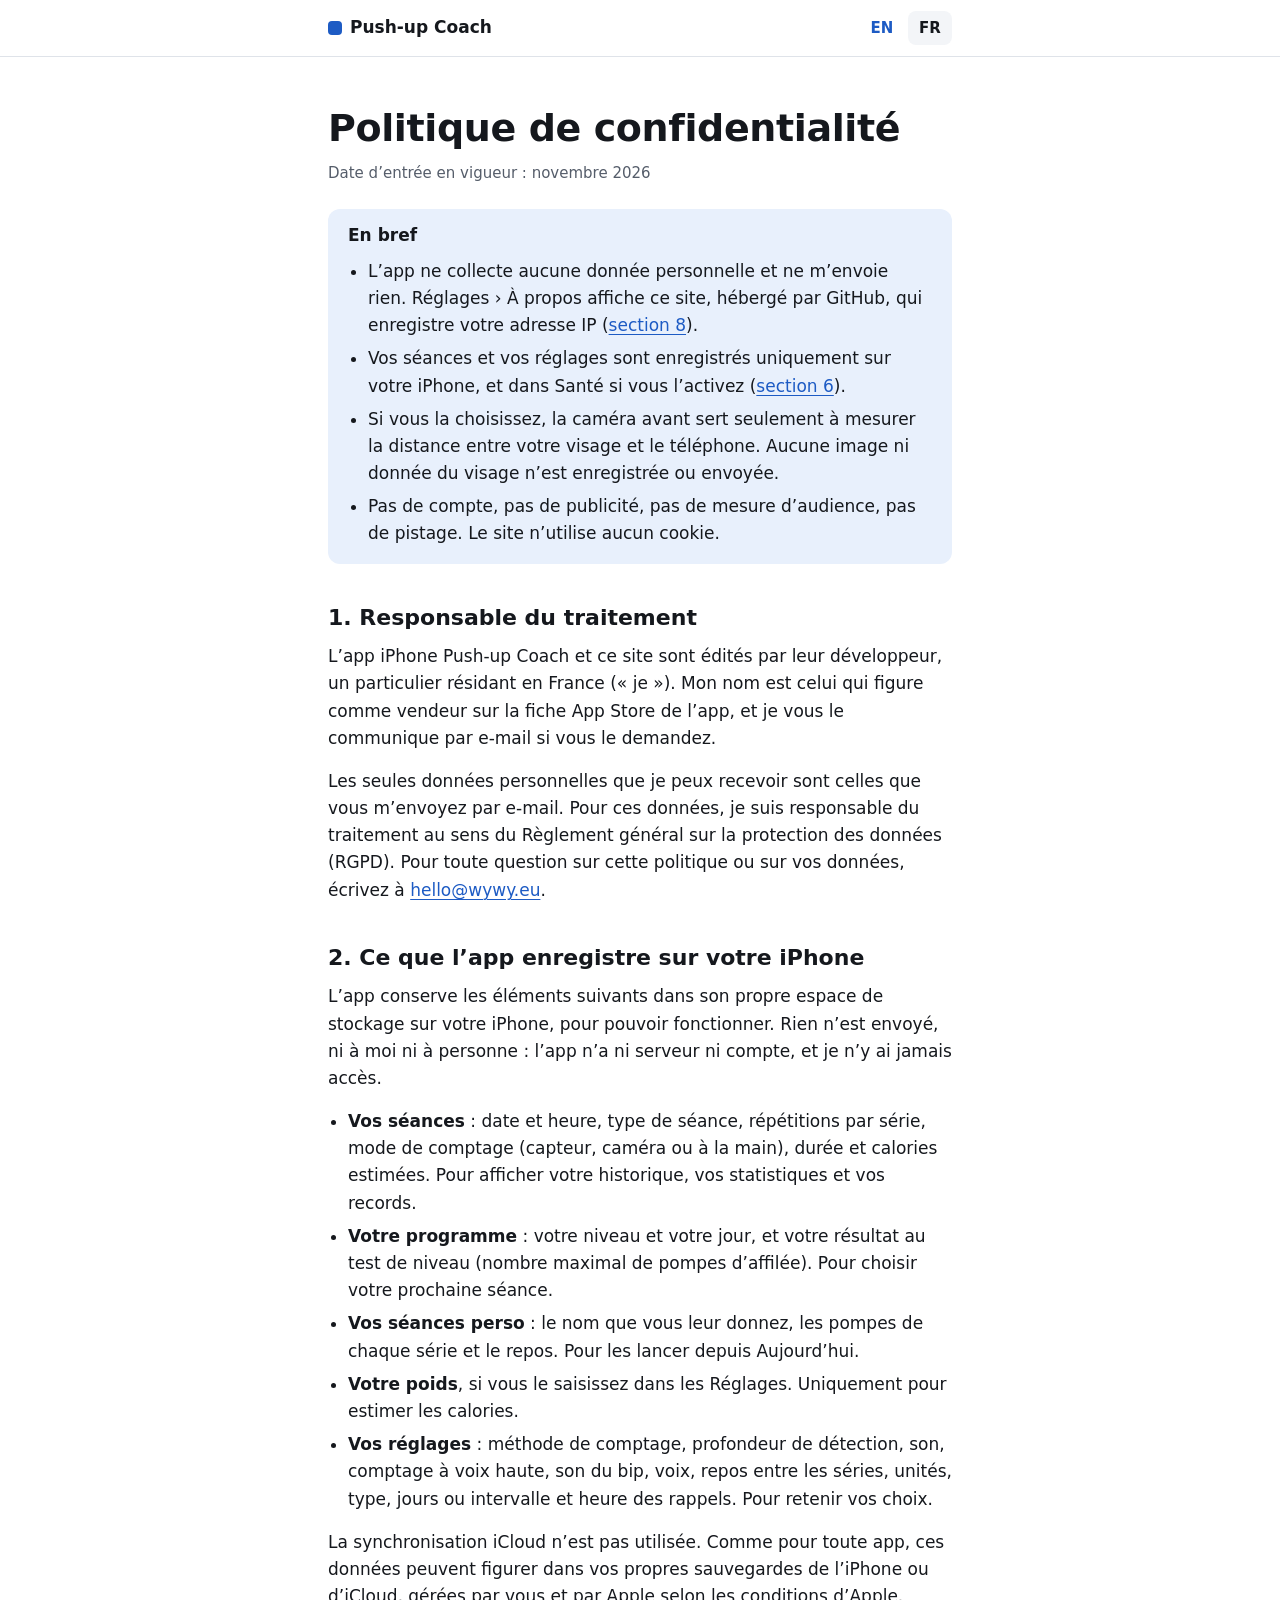
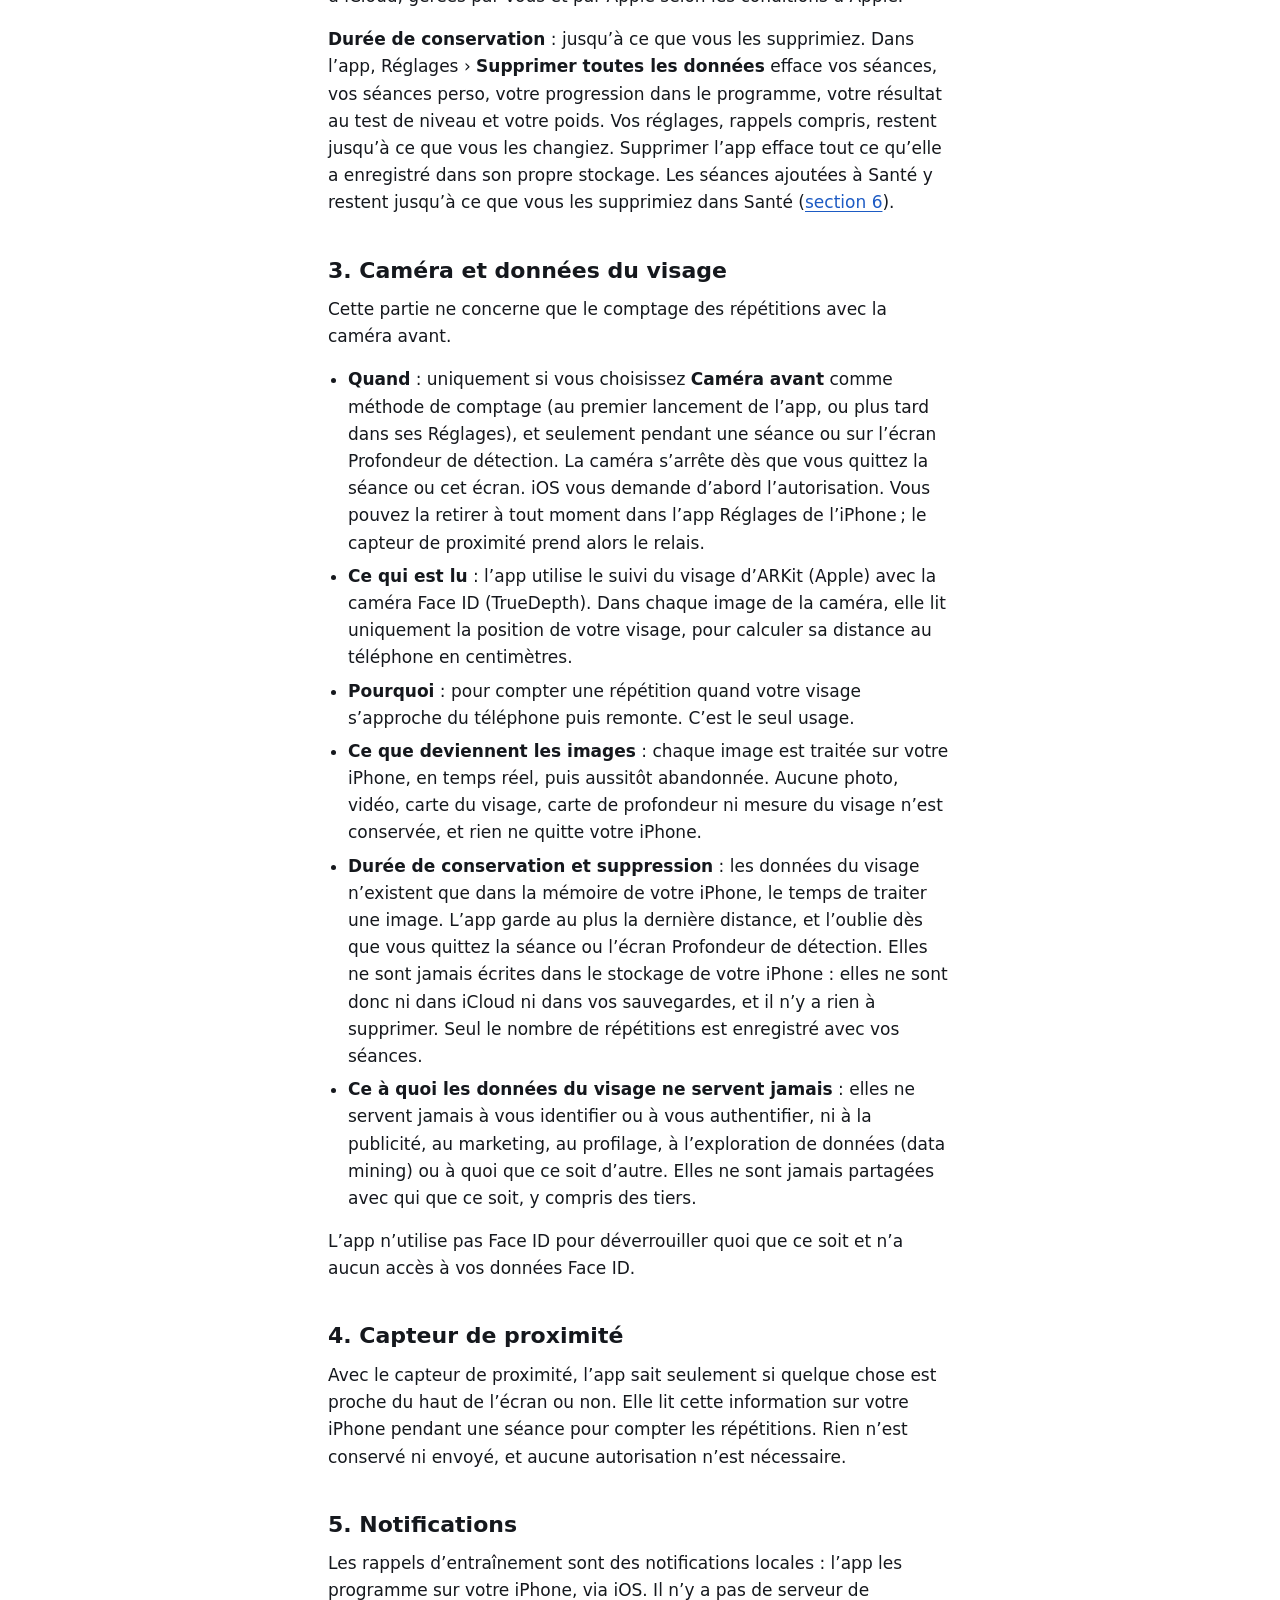
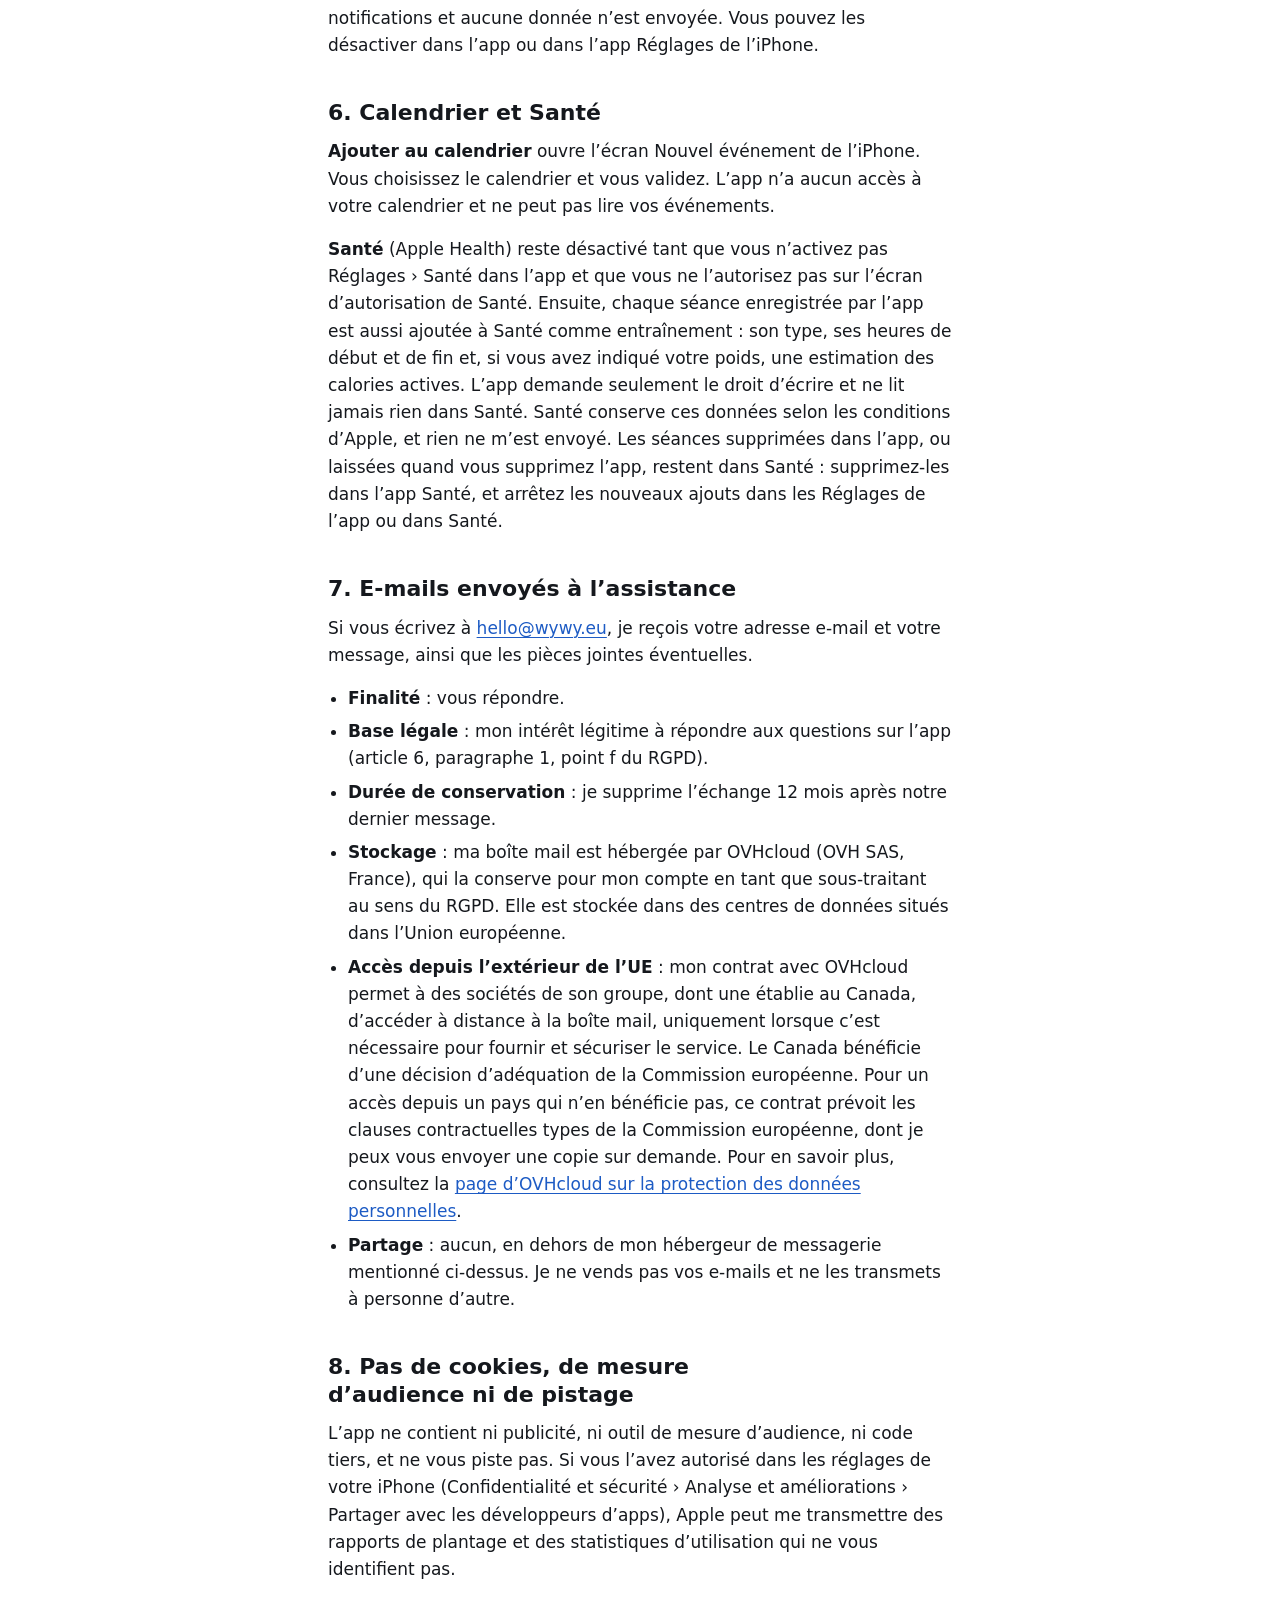
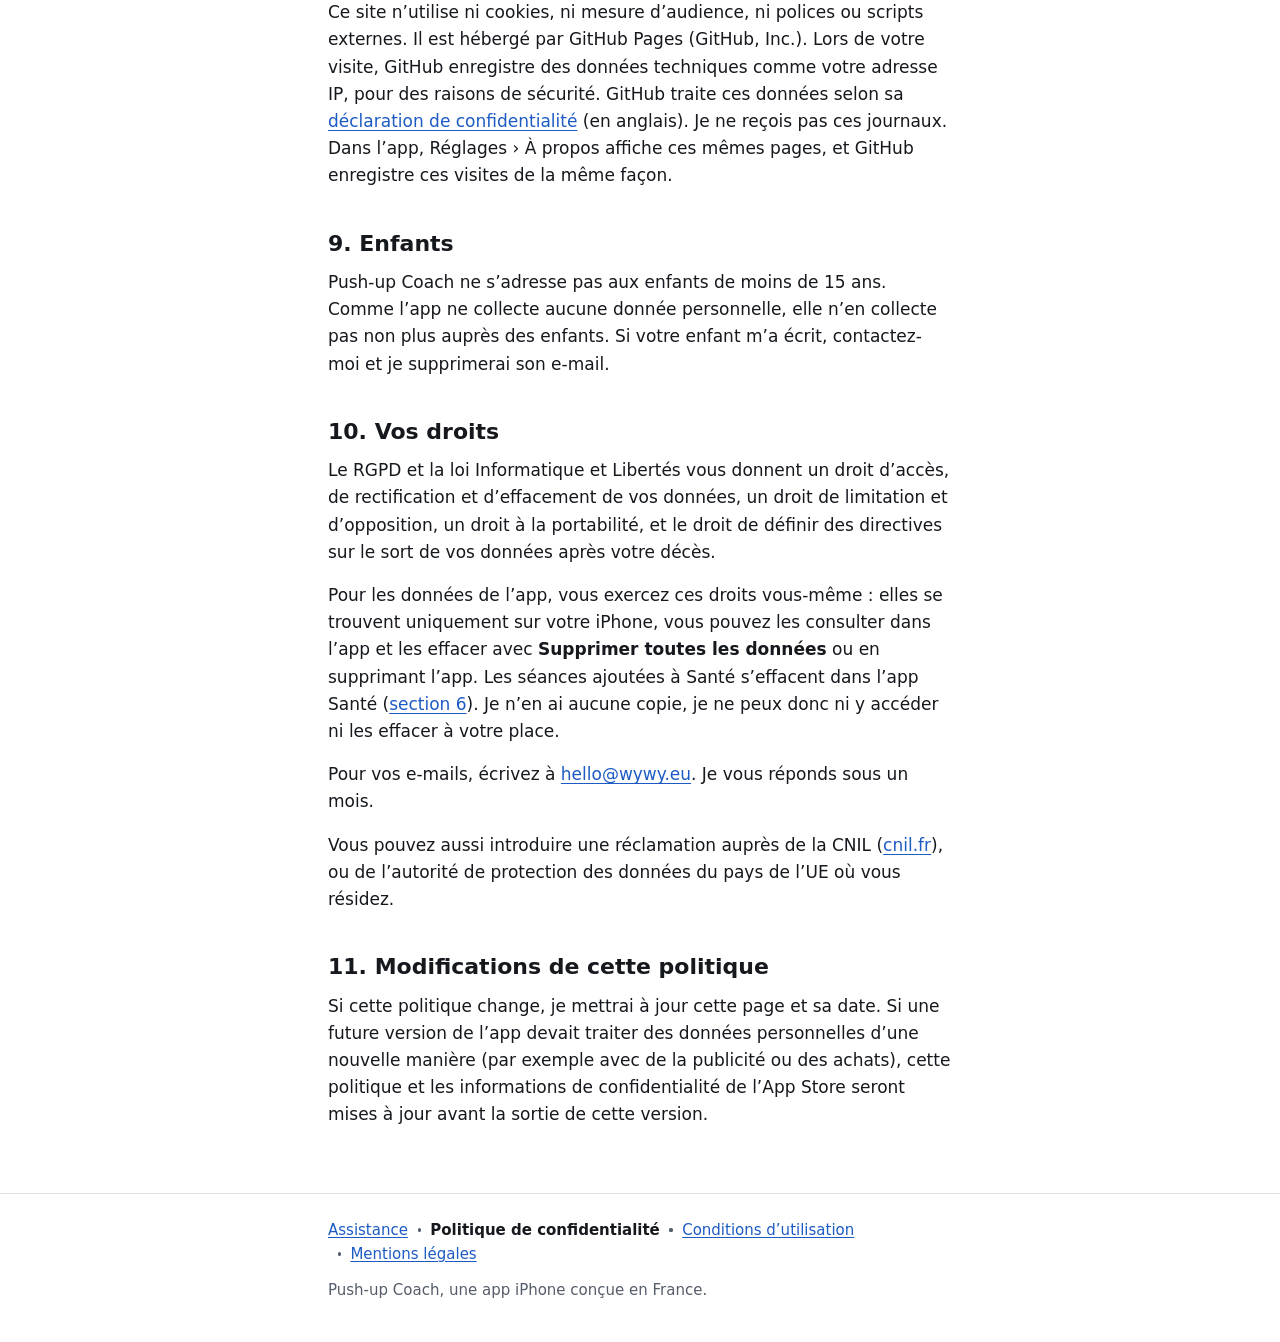
<file: fr/privacy.html>
<!DOCTYPE html>
<html lang="fr">
<head>
  <meta charset="utf-8">
  <meta name="viewport" content="width=device-width, initial-scale=1">
  <meta name="color-scheme" content="light dark">
  <meta name="theme-color" content="#ffffff" media="(prefers-color-scheme: light)">
  <meta name="theme-color" content="#111316" media="(prefers-color-scheme: dark)">
  <meta name="referrer" content="no-referrer">
  <meta name="description" content="Politique de confidentialité de Push-up Coach : l’app ne collecte aucune donnée personnelle. Vos séances restent sur votre iPhone, et la caméra avant mesure seulement la distance de votre visage.">
  <title>Politique de confidentialité – Push-up Coach</title>
  <link rel="icon" href="data:image/svg+xml,%3Csvg xmlns='http://www.w3.org/2000/svg' viewBox='0 0 32 32'%3E%3Crect width='32' height='32' rx='8' fill='%235b9cff'/%3E%3Cpath d='M9 19l7-7 7 7' fill='none' stroke='%2308111f' stroke-width='4' stroke-linecap='round' stroke-linejoin='round'/%3E%3C/svg%3E">
  <link rel="stylesheet" href="../style.css">
</head>
<body>
  <a class="skip" href="#main">Aller au contenu</a>

  <header class="site-header">
    <div class="wrap">
      <a class="brand" href="index.html">Push-up Coach</a>
      <nav class="lang" aria-label="Langue">
        <a href="../privacy.html" hreflang="en" lang="en" title="English">EN</a>
        <a href="privacy.html" hreflang="fr" lang="fr" aria-current="true">FR</a>
      </nav>
    </div>
  </header>

  <main id="main" class="wrap">
    <h1>Politique de confidentialité</h1>
    <p class="meta">Date d’entrée en vigueur : novembre 2026</p>

    <section class="summary" aria-labelledby="en-bref">
      <h2 id="en-bref">En bref</h2>
      <ul>
        <li>L’app ne collecte aucune donnée personnelle et ne m’envoie rien. Réglages › À propos affiche ce site, hébergé par GitHub, qui enregistre votre adresse IP (<a href="#cookies">section 8</a>).</li>
        <li>Vos séances et vos réglages sont enregistrés uniquement sur votre iPhone, et dans Santé si vous l’activez (<a href="#calendrier">section 6</a>).</li>
        <li>Si vous la choisissez, la caméra avant sert seulement à mesurer la distance entre votre visage et le téléphone. Aucune image ni donnée du visage n’est enregistrée ou envoyée.</li>
        <li>Pas de compte, pas de publicité, pas de mesure d’audience, pas de pistage. Le site n’utilise aucun cookie.</li>
      </ul>
    </section>

    <h2 id="responsable">1. Responsable du traitement</h2>
    <p>L’app iPhone Push-up Coach et ce site sont édités par leur développeur, un particulier résidant en France (« je »). Mon nom est celui qui figure comme vendeur sur la fiche App Store de l’app, et je vous le communique par e-mail si vous le demandez.</p>
    <p>Les seules données personnelles que je peux recevoir sont celles que vous m’envoyez par e-mail. Pour ces données, je suis responsable du traitement au sens du Règlement général sur la protection des données (RGPD). Pour toute question sur cette politique ou sur vos données, écrivez à <a href="mailto:hello@wywy.eu">hello@wywy.eu</a>.</p>

    <h2 id="sur-iphone">2. Ce que l’app enregistre sur votre iPhone</h2>
    <p>L’app conserve les éléments suivants dans son propre espace de stockage sur votre iPhone, pour pouvoir fonctionner. Rien n’est envoyé, ni à moi ni à personne : l’app n’a ni serveur ni compte, et je n’y ai jamais accès.</p>
    <ul>
      <li><strong>Vos séances</strong> : date et heure, type de séance, répétitions par série, mode de comptage (capteur, caméra ou à la main), durée et calories estimées. Pour afficher votre historique, vos statistiques et vos records.</li>
      <li><strong>Votre programme</strong> : votre niveau et votre jour, et votre résultat au test de niveau (nombre maximal de pompes d’affilée). Pour choisir votre prochaine séance.</li>
      <li><strong>Vos séances perso</strong> : le nom que vous leur donnez, les pompes de chaque série et le repos. Pour les lancer depuis Aujourd’hui.</li>
      <li><strong>Votre poids</strong>, si vous le saisissez dans les Réglages. Uniquement pour estimer les calories.</li>
      <li><strong>Vos réglages</strong> : méthode de comptage, profondeur de détection, son, comptage à voix haute, son du bip, voix, repos entre les séries, unités, type, jours ou intervalle et heure des rappels. Pour retenir vos choix.</li>
    </ul>
    <p>La synchronisation iCloud n’est pas utilisée. Comme pour toute app, ces données peuvent figurer dans vos propres sauvegardes de l’iPhone ou d’iCloud, gérées par vous et par Apple selon les conditions d’Apple.</p>
    <p><strong>Durée de conservation</strong> : jusqu’à ce que vous les supprimiez. Dans l’app, Réglages › <strong>Supprimer toutes les données</strong> efface vos séances, vos séances perso, votre progression dans le programme, votre résultat au test de niveau et votre poids. Vos réglages, rappels compris, restent jusqu’à ce que vous les changiez. Supprimer l’app efface tout ce qu’elle a enregistré dans son propre stockage. Les séances ajoutées à Santé y restent jusqu’à ce que vous les supprimiez dans Santé (<a href="#sante">section 6</a>).</p>

    <h2 id="camera">3. Caméra et données du visage</h2>
    <p>Cette partie ne concerne que le comptage des répétitions avec la caméra avant.</p>
    <ul>
      <li><strong>Quand</strong> : uniquement si vous choisissez <strong>Caméra avant</strong> comme méthode de comptage (au premier lancement de l’app, ou plus tard dans ses Réglages), et seulement pendant une séance ou sur l’écran Profondeur de détection. La caméra s’arrête dès que vous quittez la séance ou cet écran. iOS vous demande d’abord l’autorisation. Vous pouvez la retirer à tout moment dans l’app Réglages de l’iPhone ; le capteur de proximité prend alors le relais.</li>
      <li><strong>Ce qui est lu</strong> : l’app utilise le suivi du visage d’ARKit (Apple) avec la caméra Face ID (TrueDepth). Dans chaque image de la caméra, elle lit uniquement la position de votre visage, pour calculer sa distance au téléphone en centimètres.</li>
      <li><strong>Pourquoi</strong> : pour compter une répétition quand votre visage s’approche du téléphone puis remonte. C’est le seul usage.</li>
      <li><strong>Ce que deviennent les images</strong> : chaque image est traitée sur votre iPhone, en temps réel, puis aussitôt abandonnée. Aucune photo, vidéo, carte du visage, carte de profondeur ni mesure du visage n’est conservée, et rien ne quitte votre iPhone.</li>
      <li><strong>Durée de conservation et suppression</strong> : les données du visage n’existent que dans la mémoire de votre iPhone, le temps de traiter une image. L’app garde au plus la dernière distance, et l’oublie dès que vous quittez la séance ou l’écran Profondeur de détection. Elles ne sont jamais écrites dans le stockage de votre iPhone : elles ne sont donc ni dans iCloud ni dans vos sauvegardes, et il n’y a rien à supprimer. Seul le nombre de répétitions est enregistré avec vos séances.</li>
      <li><strong>Ce à quoi les données du visage ne servent jamais</strong> : elles ne servent jamais à vous identifier ou à vous authentifier, ni à la publicité, au marketing, au profilage, à l’exploration de données (<span lang="en">data mining</span>) ou à quoi que ce soit d’autre. Elles ne sont jamais partagées avec qui que ce soit, y compris des tiers.</li>
    </ul>
    <p>L’app n’utilise pas Face ID pour déverrouiller quoi que ce soit et n’a aucun accès à vos données Face ID.</p>

    <h2 id="capteur">4. Capteur de proximité</h2>
    <p>Avec le capteur de proximité, l’app sait seulement si quelque chose est proche du haut de l’écran ou non. Elle lit cette information sur votre iPhone pendant une séance pour compter les répétitions. Rien n’est conservé ni envoyé, et aucune autorisation n’est nécessaire.</p>

    <h2 id="notifications">5. Notifications</h2>
    <p>Les rappels d’entraînement sont des notifications locales : l’app les programme sur votre iPhone, via iOS. Il n’y a pas de serveur de notifications et aucune donnée n’est envoyée. Vous pouvez les désactiver dans l’app ou dans l’app Réglages de l’iPhone.</p>

    <h2 id="calendrier">6. Calendrier et Santé</h2>
    <p><strong>Ajouter au calendrier</strong> ouvre l’écran Nouvel événement de l’iPhone. Vous choisissez le calendrier et vous validez. L’app n’a aucun accès à votre calendrier et ne peut pas lire vos événements.</p>
    <p id="sante"><strong>Santé</strong> (Apple Health) reste désactivé tant que vous n’activez pas Réglages › Santé dans l’app et que vous ne l’autorisez pas sur l’écran d’autorisation de Santé. Ensuite, chaque séance enregistrée par l’app est aussi ajoutée à Santé comme entraînement : son type, ses heures de début et de fin et, si vous avez indiqué votre poids, une estimation des calories actives. L’app demande seulement le droit d’écrire et ne lit jamais rien dans Santé. Santé conserve ces données selon les conditions d’Apple, et rien ne m’est envoyé. Les séances supprimées dans l’app, ou laissées quand vous supprimez l’app, restent dans Santé : supprimez-les dans l’app Santé, et arrêtez les nouveaux ajouts dans les Réglages de l’app ou dans Santé.</p>

    <h2 id="e-mails">7. E-mails envoyés à l’assistance</h2>
    <p>Si vous écrivez à <a href="mailto:hello@wywy.eu">hello@wywy.eu</a>, je reçois votre adresse e-mail et votre message, ainsi que les pièces jointes éventuelles.</p>
    <ul>
      <li><strong>Finalité</strong> : vous répondre.</li>
      <li><strong>Base légale</strong> : mon intérêt légitime à répondre aux questions sur l’app (article 6, paragraphe 1, point f du RGPD).</li>
      <li><strong>Durée de conservation</strong> : je supprime l’échange 12 mois après notre dernier message.</li>
      <li><strong>Stockage</strong> : ma boîte mail est hébergée par OVHcloud (OVH SAS, France), qui la conserve pour mon compte en tant que sous-traitant au sens du RGPD. Elle est stockée dans des centres de données situés dans l’Union européenne.</li>
      <li><strong>Accès depuis l’extérieur de l’UE</strong> : mon contrat avec OVHcloud permet à des sociétés de son groupe, dont une établie au Canada, d’accéder à distance à la boîte mail, uniquement lorsque c’est nécessaire pour fournir et sécuriser le service. Le Canada bénéficie d’une décision d’adéquation de la Commission européenne. Pour un accès depuis un pays qui n’en bénéficie pas, ce contrat prévoit les clauses contractuelles types de la Commission européenne, dont je peux vous envoyer une copie sur demande. Pour en savoir plus, consultez la <a href="https://www.ovhcloud.com/fr/personal-data-protection/">page d’OVHcloud sur la protection des données personnelles</a>.</li>
      <li><strong>Partage</strong> : aucun, en dehors de mon hébergeur de messagerie mentionné ci-dessus. Je ne vends pas vos e-mails et ne les transmets à personne d’autre.</li>
    </ul>

    <h2 id="cookies">8. Pas de cookies, de mesure d’audience ni de pistage</h2>
    <p>L’app ne contient ni publicité, ni outil de mesure d’audience, ni code tiers, et ne vous piste pas. Si vous l’avez autorisé dans les réglages de votre iPhone (Confidentialité et sécurité › Analyse et améliorations › Partager avec les développeurs d’apps), Apple peut me transmettre des rapports de plantage et des statistiques d’utilisation qui ne vous identifient pas.</p>
    <p>Ce site n’utilise ni cookies, ni mesure d’audience, ni polices ou scripts externes. Il est hébergé par GitHub Pages (GitHub, Inc.). Lors de votre visite, GitHub enregistre des données techniques comme votre adresse IP, pour des raisons de sécurité. GitHub traite ces données selon sa <a href="https://docs.github.com/en/site-policy/privacy-policies/github-general-privacy-statement" hreflang="en">déclaration de confidentialité</a> (en anglais). Je ne reçois pas ces journaux. Dans l’app, Réglages › À propos affiche ces mêmes pages, et GitHub enregistre ces visites de la même façon.</p>

    <h2 id="enfants">9. Enfants</h2>
    <p>Push-up Coach ne s’adresse pas aux enfants de moins de 15 ans. Comme l’app ne collecte aucune donnée personnelle, elle n’en collecte pas non plus auprès des enfants. Si votre enfant m’a écrit, contactez-moi et je supprimerai son e-mail.</p>

    <h2 id="droits">10. Vos droits</h2>
    <p>Le RGPD et la loi Informatique et Libertés vous donnent un droit d’accès, de rectification et d’effacement de vos données, un droit de limitation et d’opposition, un droit à la portabilité, et le droit de définir des directives sur le sort de vos données après votre décès.</p>
    <p>Pour les données de l’app, vous exercez ces droits vous-même : elles se trouvent uniquement sur votre iPhone, vous pouvez les consulter dans l’app et les effacer avec <strong>Supprimer toutes les données</strong> ou en supprimant l’app. Les séances ajoutées à Santé s’effacent dans l’app Santé (<a href="#sante">section 6</a>). Je n’en ai aucune copie, je ne peux donc ni y accéder ni les effacer à votre place.</p>
    <p>Pour vos e-mails, écrivez à <a href="mailto:hello@wywy.eu">hello@wywy.eu</a>. Je vous réponds sous un mois.</p>
    <p>Vous pouvez aussi introduire une réclamation auprès de la CNIL (<a href="https://www.cnil.fr">cnil.fr</a>), ou de l’autorité de protection des données du pays de l’UE où vous résidez.</p>

    <h2 id="modifications">11. Modifications de cette politique</h2>
    <p>Si cette politique change, je mettrai à jour cette page et sa date. Si une future version de l’app devait traiter des données personnelles d’une nouvelle manière (par exemple avec de la publicité ou des achats), cette politique et les informations de confidentialité de l’App Store seront mises à jour avant la sortie de cette version.</p>
  </main>

  <footer class="site-footer">
    <div class="wrap">
      <nav aria-label="Pages du site">
        <ul>
          <li><a href="index.html">Assistance</a></li>
          <li><a href="privacy.html" aria-current="page">Politique de confidentialité</a></li>
          <li><a href="terms.html">Conditions d’utilisation</a></li>
          <li><a href="legal.html">Mentions légales</a></li>
        </ul>
      </nav>
      <p>Push-up Coach, une app iPhone conçue en France.</p>
    </div>
  </footer>
</body>
</html>
</file>
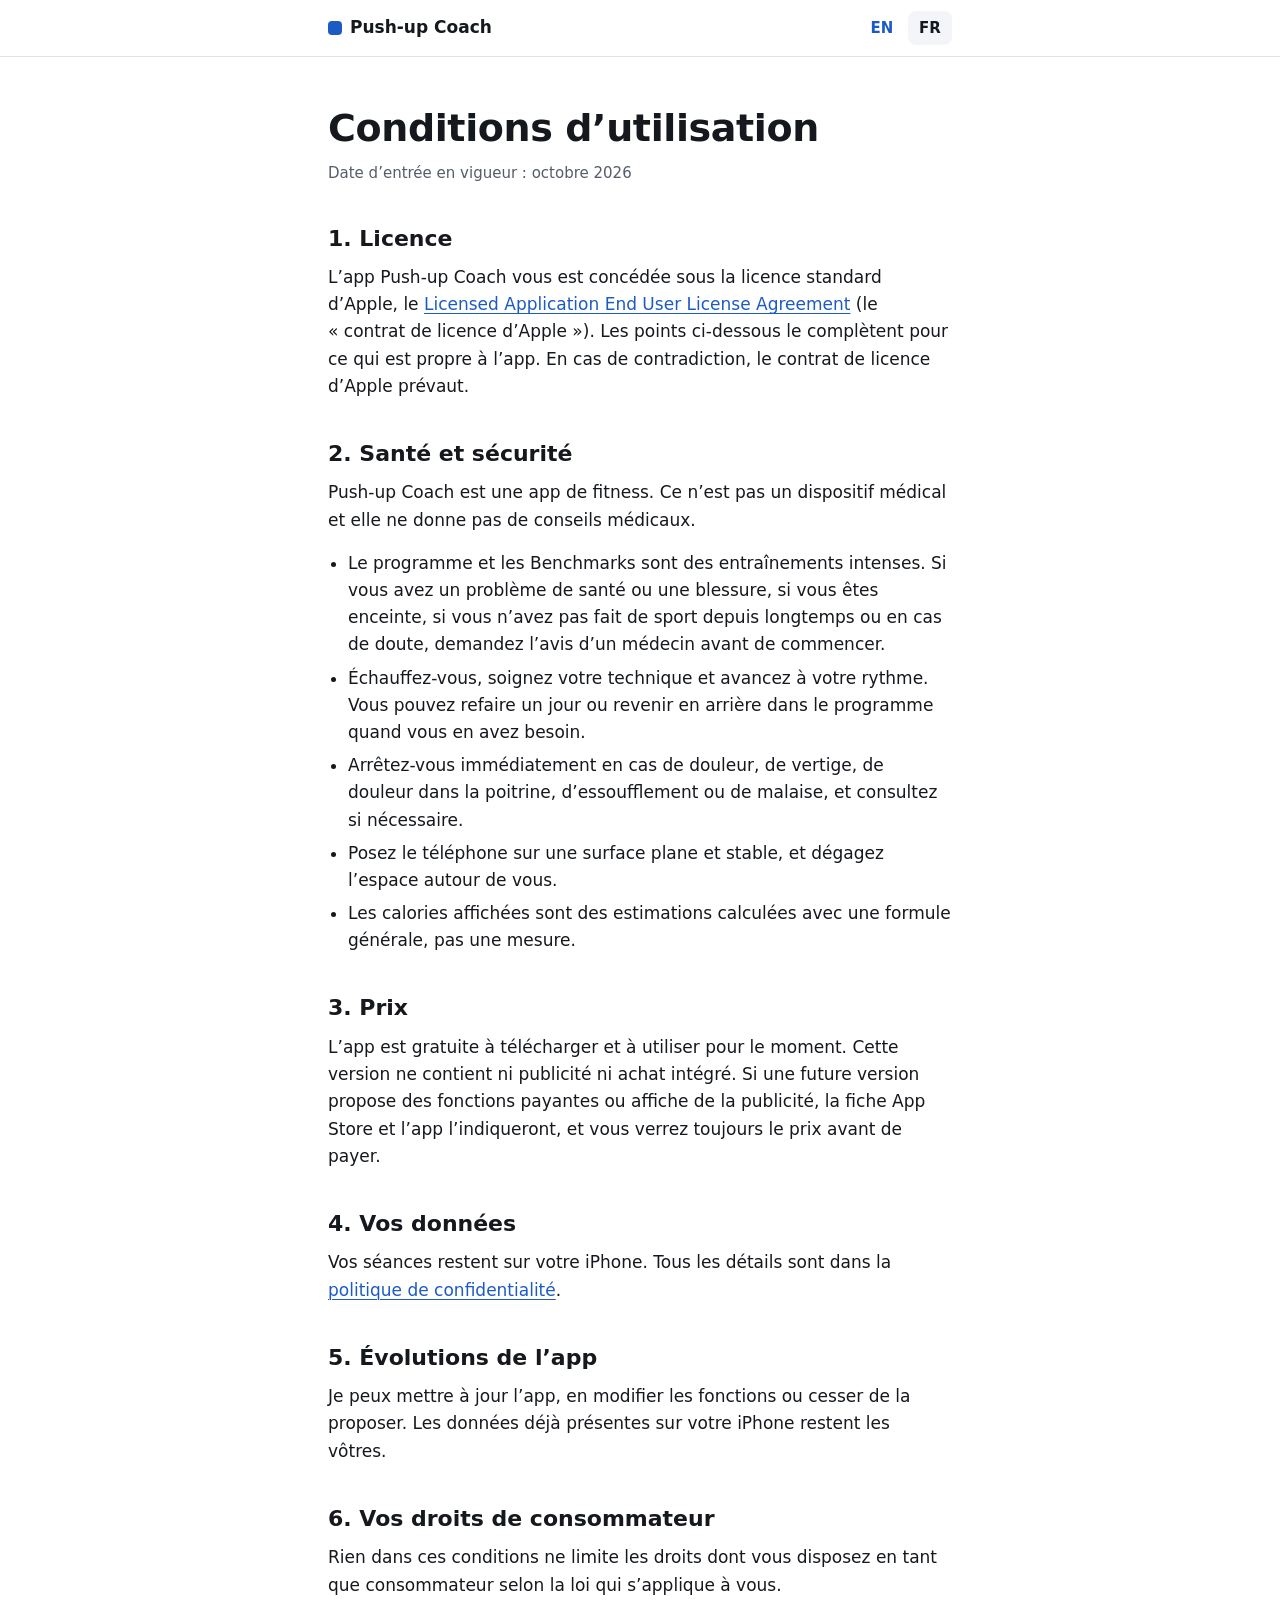
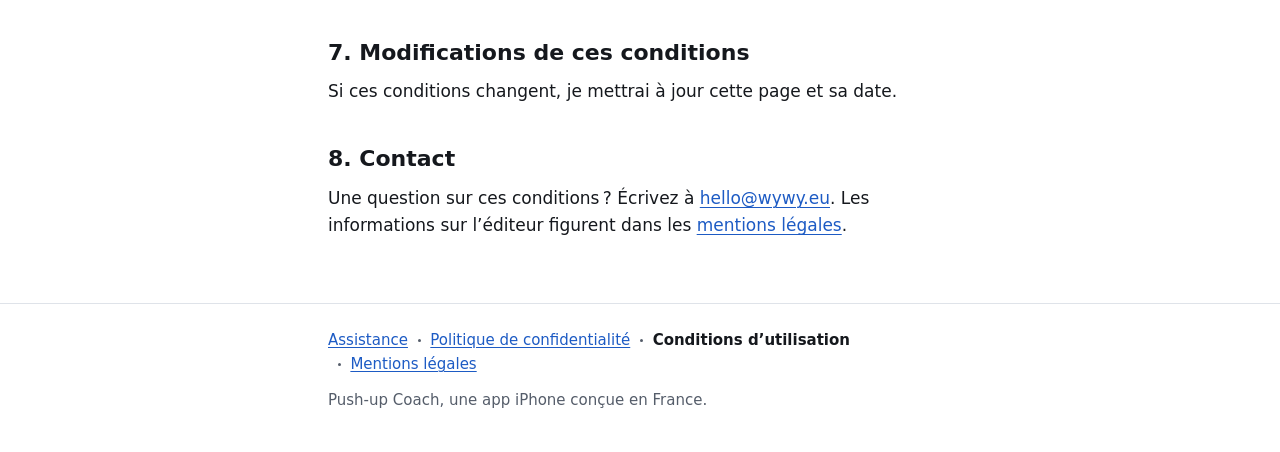
<file: fr/terms.html>
<!DOCTYPE html>
<html lang="fr">
<head>
  <meta charset="utf-8">
  <meta name="viewport" content="width=device-width, initial-scale=1">
  <meta name="color-scheme" content="light dark">
  <meta name="theme-color" content="#ffffff" media="(prefers-color-scheme: light)">
  <meta name="theme-color" content="#111316" media="(prefers-color-scheme: dark)">
  <meta name="referrer" content="no-referrer">
  <meta name="description" content="Conditions d’utilisation de Push-up Coach : licence standard d’Apple, santé et sécurité, prix et contact.">
  <title>Conditions d’utilisation – Push-up Coach</title>
  <link rel="icon" href="data:image/svg+xml,%3Csvg xmlns='http://www.w3.org/2000/svg' viewBox='0 0 32 32'%3E%3Crect width='32' height='32' rx='8' fill='%235b9cff'/%3E%3Cpath d='M9 19l7-7 7 7' fill='none' stroke='%2308111f' stroke-width='4' stroke-linecap='round' stroke-linejoin='round'/%3E%3C/svg%3E">
  <link rel="stylesheet" href="../style.css">
</head>
<body>
  <a class="skip" href="#main">Aller au contenu</a>

  <header class="site-header">
    <div class="wrap">
      <a class="brand" href="index.html">Push-up Coach</a>
      <nav class="lang" aria-label="Langue">
        <a href="../terms.html" hreflang="en" lang="en" title="English">EN</a>
        <a href="terms.html" hreflang="fr" lang="fr" aria-current="true">FR</a>
      </nav>
    </div>
  </header>

  <main id="main" class="wrap">
    <h1>Conditions d’utilisation</h1>
    <p class="meta">Date d’entrée en vigueur : octobre 2026</p>

    <h2 id="licence">1. Licence</h2>
    <p>L’app Push-up Coach vous est concédée sous la licence standard d’Apple, le <a href="https://www.apple.com/legal/internet-services/itunes/dev/stdeula/" hreflang="en"><span lang="en">Licensed Application End User License Agreement</span></a> (le « contrat de licence d’Apple »). Les points ci-dessous le complètent pour ce qui est propre à l’app. En cas de contradiction, le contrat de licence d’Apple prévaut.</p>

    <h2 id="sante">2. Santé et sécurité</h2>
    <p>Push-up Coach est une app de fitness. Ce n’est pas un dispositif médical et elle ne donne pas de conseils médicaux.</p>
    <ul>
      <li>Le programme et les Benchmarks sont des entraînements intenses. Si vous avez un problème de santé ou une blessure, si vous êtes enceinte, si vous n’avez pas fait de sport depuis longtemps ou en cas de doute, demandez l’avis d’un médecin avant de commencer.</li>
      <li>Échauffez-vous, soignez votre technique et avancez à votre rythme. Vous pouvez refaire un jour ou revenir en arrière dans le programme quand vous en avez besoin.</li>
      <li>Arrêtez-vous immédiatement en cas de douleur, de vertige, de douleur dans la poitrine, d’essoufflement ou de malaise, et consultez si nécessaire.</li>
      <li>Posez le téléphone sur une surface plane et stable, et dégagez l’espace autour de vous.</li>
      <li>Les calories affichées sont des estimations calculées avec une formule générale, pas une mesure.</li>
    </ul>

    <h2 id="prix">3. Prix</h2>
    <p>L’app est gratuite à télécharger et à utiliser pour le moment. Cette version ne contient ni publicité ni achat intégré. Si une future version propose des fonctions payantes ou affiche de la publicité, la fiche App Store et l’app l’indiqueront, et vous verrez toujours le prix avant de payer.</p>

    <h2 id="donnees">4. Vos données</h2>
    <p>Vos séances restent sur votre iPhone. Tous les détails sont dans la <a href="privacy.html">politique de confidentialité</a>.</p>

    <h2 id="evolutions">5. Évolutions de l’app</h2>
    <p>Je peux mettre à jour l’app, en modifier les fonctions ou cesser de la proposer. Les données déjà présentes sur votre iPhone restent les vôtres.</p>

    <h2 id="consommateur">6. Vos droits de consommateur</h2>
    <p>Rien dans ces conditions ne limite les droits dont vous disposez en tant que consommateur selon la loi qui s’applique à vous.</p>

    <h2 id="modifications">7. Modifications de ces conditions</h2>
    <p>Si ces conditions changent, je mettrai à jour cette page et sa date.</p>

    <h2 id="contact">8. Contact</h2>
    <p>Une question sur ces conditions ? Écrivez à <a href="mailto:hello@wywy.eu">hello@wywy.eu</a>. Les informations sur l’éditeur figurent dans les <a href="legal.html">mentions légales</a>.</p>
  </main>

  <footer class="site-footer">
    <div class="wrap">
      <nav aria-label="Pages du site">
        <ul>
          <li><a href="index.html">Assistance</a></li>
          <li><a href="privacy.html">Politique de confidentialité</a></li>
          <li><a href="terms.html" aria-current="page">Conditions d’utilisation</a></li>
          <li><a href="legal.html">Mentions légales</a></li>
        </ul>
      </nav>
      <p>Push-up Coach, une app iPhone conçue en France.</p>
    </div>
  </footer>
</body>
</html>
</file>
<file: style.css>
/* Push-up Coach website. One stylesheet for every page.
   No external fonts, scripts or images. Light and dark follow the system.
   Contrast (WCAG 2.x), text and links on the page background:
     light  text 17.8:1, muted 6.6:1, accent #1d5bc4 6.3:1 (5.5:1 on the summary box)
     dark   text 17.0:1, muted 8.0:1, accent #5b9cff 6.8:1 (5.7:1 on the summary box) */

:root {
  color-scheme: light dark;
  --bg: #ffffff;
  --surface: #f3f5f8;
  --border: #dfe3e9;
  --text: #15181d;
  --muted: #555d6a;
  --accent: #1d5bc4;
  --accent-strong: #164a9f;
  --accent-soft: #e8f0fc;
  --on-accent: #ffffff;
  --radius: 12px;
  --font: system-ui, -apple-system, BlinkMacSystemFont, "Segoe UI", Roboto,
    "Helvetica Neue", Arial, sans-serif;
}

@media (prefers-color-scheme: dark) {
  :root {
    --bg: #111316;
    --surface: #1b1e23;
    --border: #30353d;
    --text: #f3f5f7;
    --muted: #a3abb7;
    --accent: #5b9cff;
    --accent-strong: #8bb9ff;
    --accent-soft: #17233a;
    --on-accent: #08111f;
  }
}

*,
*::before,
*::after {
  box-sizing: border-box;
}

html {
  -webkit-text-size-adjust: 100%;
  text-size-adjust: 100%;
}

body {
  margin: 0;
  background: var(--bg);
  color: var(--text);
  font-family: var(--font);
  font-size: 1.0625rem;
  line-height: 1.6;
  overflow-wrap: break-word;
}

.wrap {
  max-width: 42rem;
  margin: 0 auto;
  /* Inline only, so it doesn't cancel main's top and bottom padding. */
  padding-left: 1rem;
  padding-right: 1rem;
}

/* Skip link: hidden until focused with the keyboard. */
.skip {
  position: absolute;
  left: 1rem;
  top: -3rem;
  padding: 0.5rem 0.75rem;
  border-radius: 8px;
  background: var(--accent);
  color: var(--on-accent);
  font-weight: 600;
  text-decoration: none;
  z-index: 1;
}

.skip:focus {
  top: 0.75rem;
}

/* Header: app name and language switch. */
.site-header {
  border-bottom: 1px solid var(--border);
}

.site-header .wrap {
  display: flex;
  align-items: center;
  justify-content: space-between;
  gap: 1rem;
  min-height: 3.5rem;
}

.brand {
  display: inline-flex;
  align-items: center;
  gap: 0.5rem;
  color: var(--text);
  font-weight: 700;
  font-size: 1.0625rem;
  text-decoration: none;
}

.brand::before {
  content: "";
  width: 0.875rem;
  height: 0.875rem;
  border-radius: 4px;
  background: var(--accent);
}

.lang {
  display: flex;
  gap: 0.25rem;
  font-size: 0.9375rem;
  font-weight: 600;
}

.lang a {
  display: inline-block;
  min-width: 2.75rem;
  padding: 0.5rem 0.625rem;
  border-radius: 8px;
  color: var(--accent);
  line-height: 1.2;
  text-align: center;
  text-decoration: none;
}

.lang a:hover {
  background: var(--surface);
}

.lang a[aria-current] {
  background: var(--surface);
  color: var(--text);
}

/* Main content. */
main {
  padding: 2rem 0 3rem;
}

h1,
h2,
h3 {
  line-height: 1.25;
  text-wrap: balance;
}

h1 {
  margin: 0 0 0.5rem;
  font-size: 2rem;
  letter-spacing: -0.01em;
}

h2 {
  margin: 2.5rem 0 0.75rem;
  font-size: 1.375rem;
}

h3 {
  margin: 1.75rem 0 0.375rem;
  font-size: 1.0625rem;
}

p,
ul,
ol,
dl {
  margin: 0 0 1rem;
}

ul,
ol {
  padding-left: 1.25rem;
}

li + li {
  margin-top: 0.375rem;
}

a {
  color: var(--accent);
  text-decoration: underline;
  text-decoration-thickness: 1px;
  text-underline-offset: 0.15em;
}

a:hover {
  color: var(--accent-strong);
  text-decoration-thickness: 2px;
}

:focus-visible {
  outline: 2px solid var(--accent);
  outline-offset: 2px;
  border-radius: 4px;
}

strong {
  font-weight: 650;
}

.lead {
  font-size: 1.1875rem;
  line-height: 1.5;
}

.meta {
  color: var(--muted);
  font-size: 0.9375rem;
}

/* "In short" box at the top of the policies. */
.summary {
  margin: 1.5rem 0 2rem;
  padding: 1rem 1.25rem;
  border-radius: var(--radius);
  background: var(--accent-soft);
}

.summary h2 {
  margin-top: 0;
  font-size: 1.0625rem;
}

.summary ul {
  margin-bottom: 0;
}

/* Contact card on the support page. */
.card {
  margin: 1rem 0;
  padding: 1rem 1.25rem;
  border: 1px solid var(--border);
  border-radius: var(--radius);
  background: var(--surface);
}

.card p:last-child {
  margin-bottom: 0;
}

/* Legal notice: label and value pairs. */
dl.facts {
  display: grid;
  gap: 1.25rem;
}

dl.facts div {
  padding-bottom: 1.25rem;
  border-bottom: 1px solid var(--border);
}

dl.facts div:last-child {
  padding-bottom: 0;
  border-bottom: 0;
}

dl.facts dt {
  margin-bottom: 0.25rem;
  color: var(--muted);
  font-size: 0.9375rem;
  font-weight: 600;
}

dl.facts dd {
  margin: 0;
}

/* Footer: links to every page. */
.site-footer {
  border-top: 1px solid var(--border);
  padding: 1.5rem 0 2.5rem;
  color: var(--muted);
  font-size: 0.9375rem;
}

.site-footer ul {
  display: flex;
  flex-wrap: wrap;
  margin: 0 0 0.75rem;
  padding: 0;
  list-style: none;
}

.site-footer li + li {
  margin-top: 0;
}

/* A drawn dot between links, so screen readers don't announce it. */
.site-footer li + li::before {
  content: "";
  display: inline-block;
  width: 0.2rem;
  height: 0.2rem;
  margin: 0 0.6rem;
  border-radius: 50%;
  background: var(--muted);
  vertical-align: middle;
}

.site-footer a[aria-current] {
  color: var(--text);
  font-weight: 600;
  text-decoration: none;
}

.site-footer p {
  margin: 0;
}

@media (min-width: 40rem) {
  .wrap {
    padding-left: 1.5rem;
    padding-right: 1.5rem;
  }

  main {
    padding-top: 3rem;
  }

  h1 {
    font-size: 2.375rem;
  }
}

@media print {
  .skip,
  .lang,
  .site-footer ul {
    display: none;
  }

  .summary,
  .card {
    border: 1px solid #999999;
    background: none;
  }

  a {
    color: inherit;
  }
}
</file>
